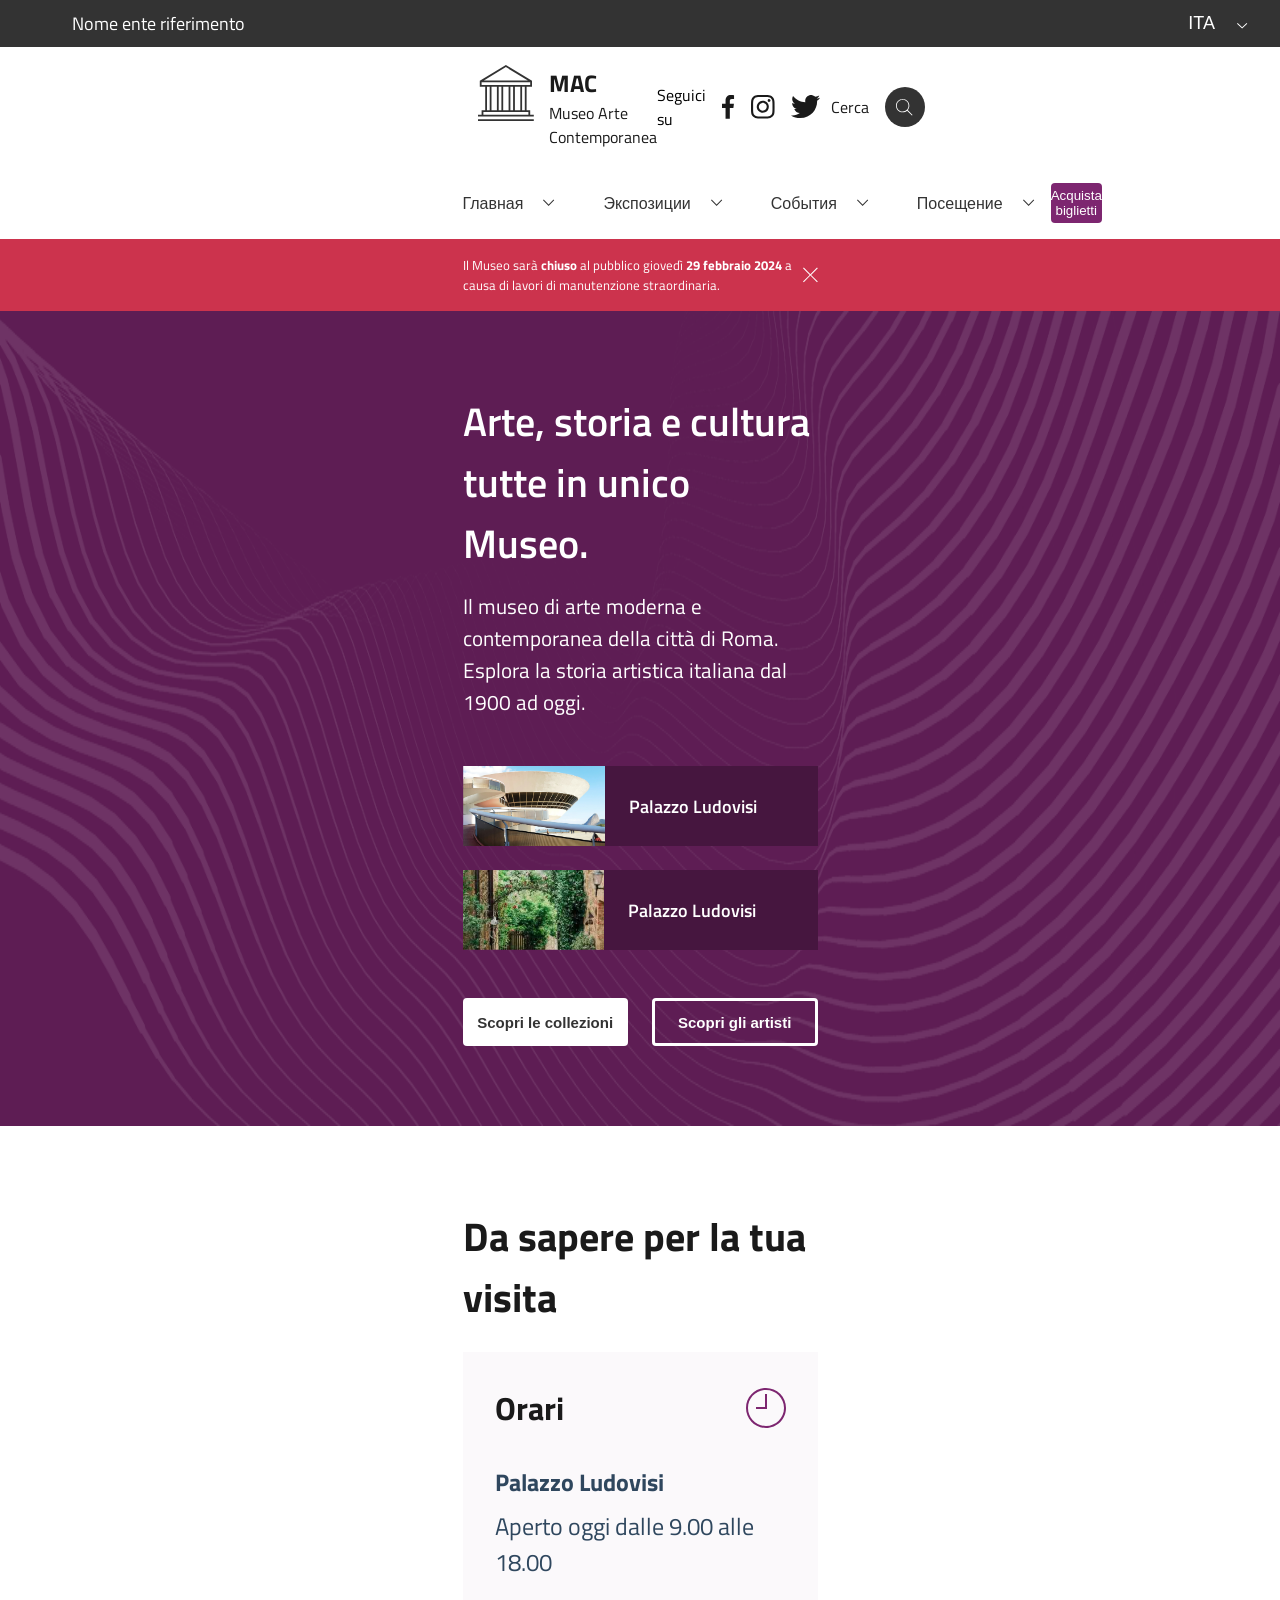
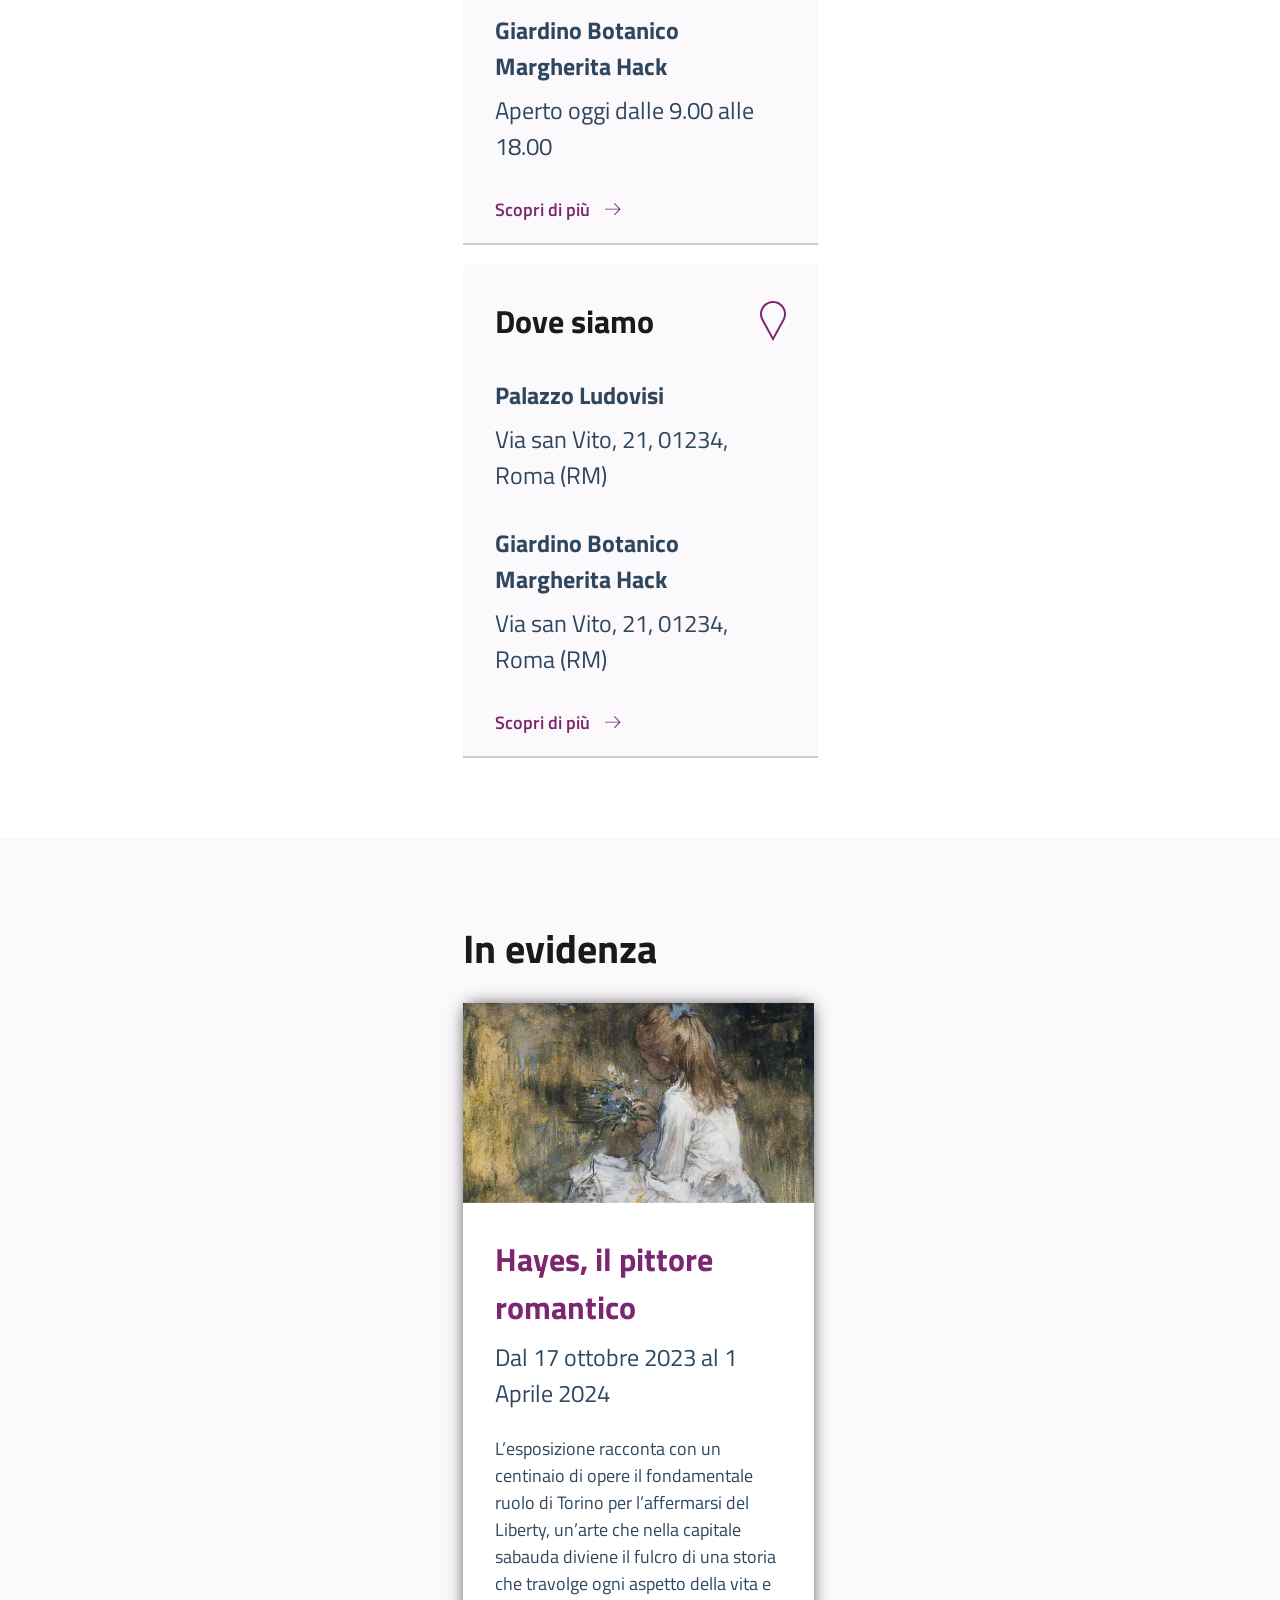
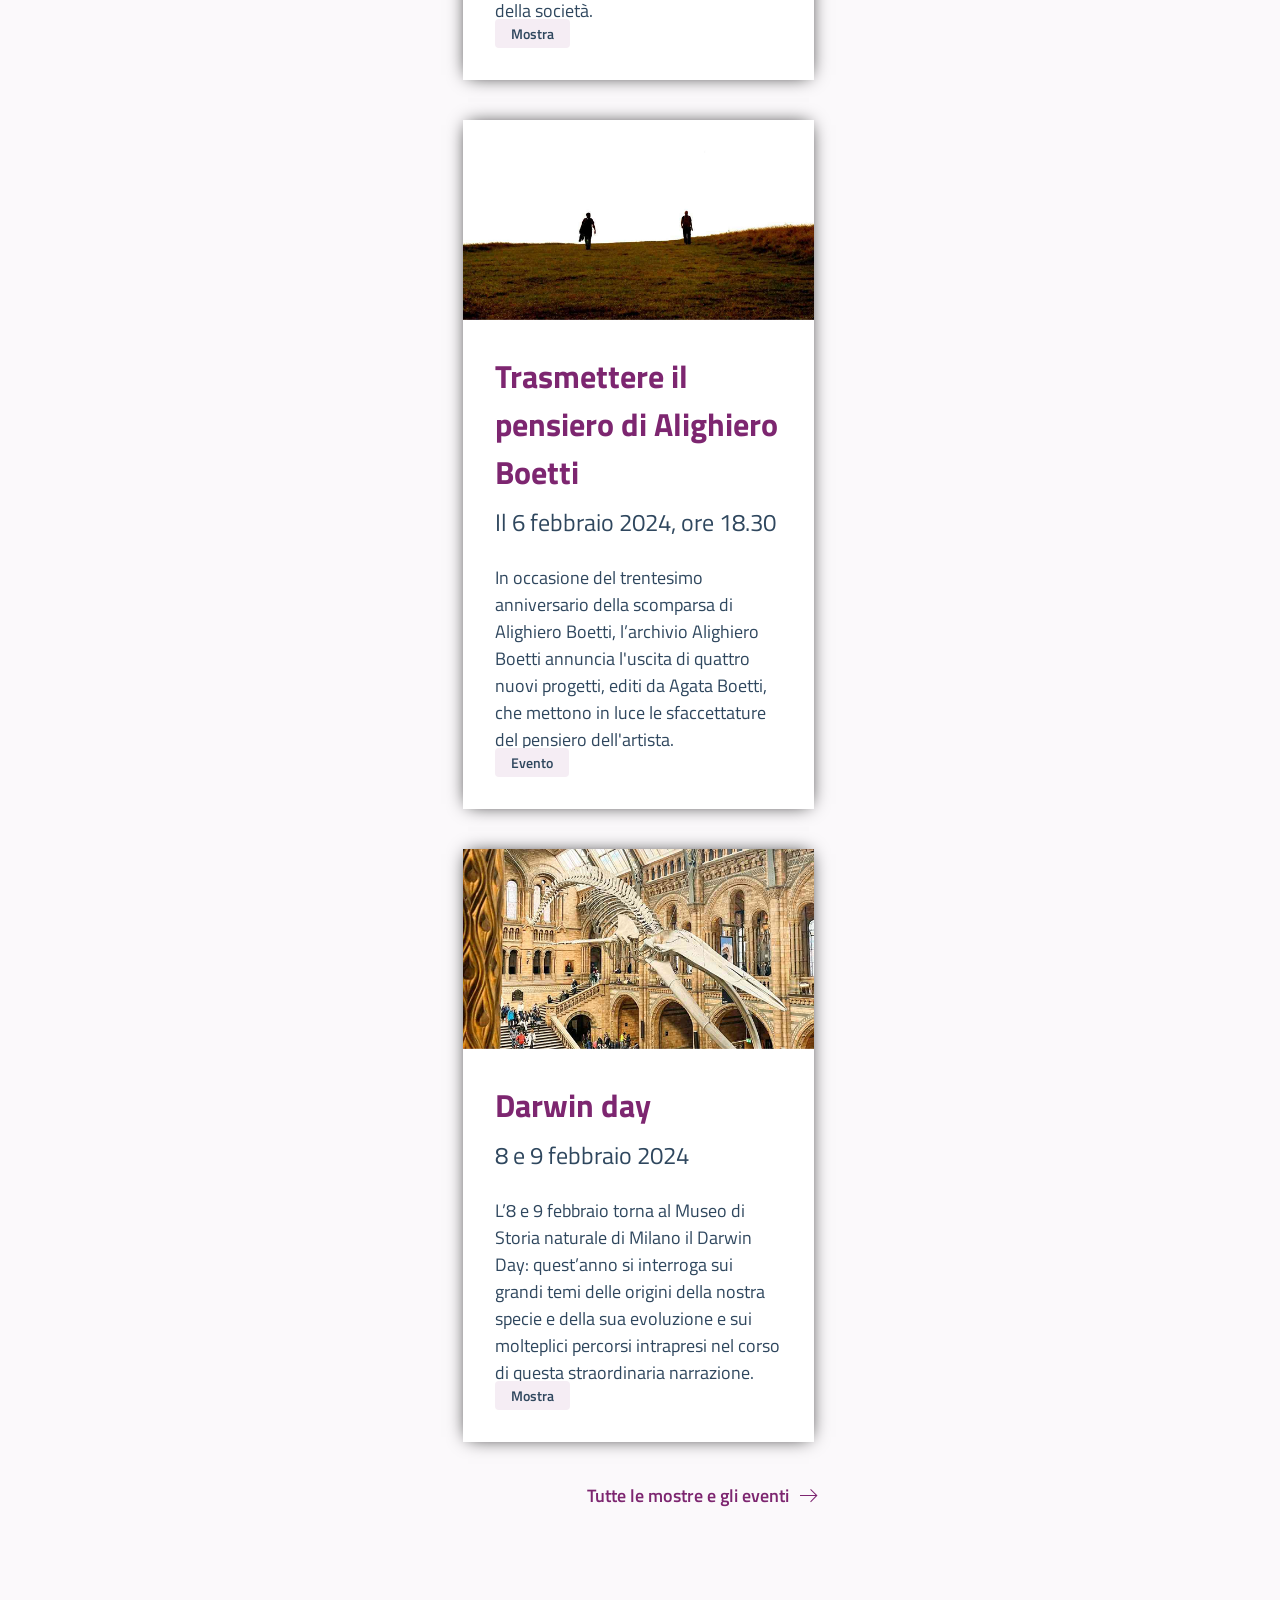
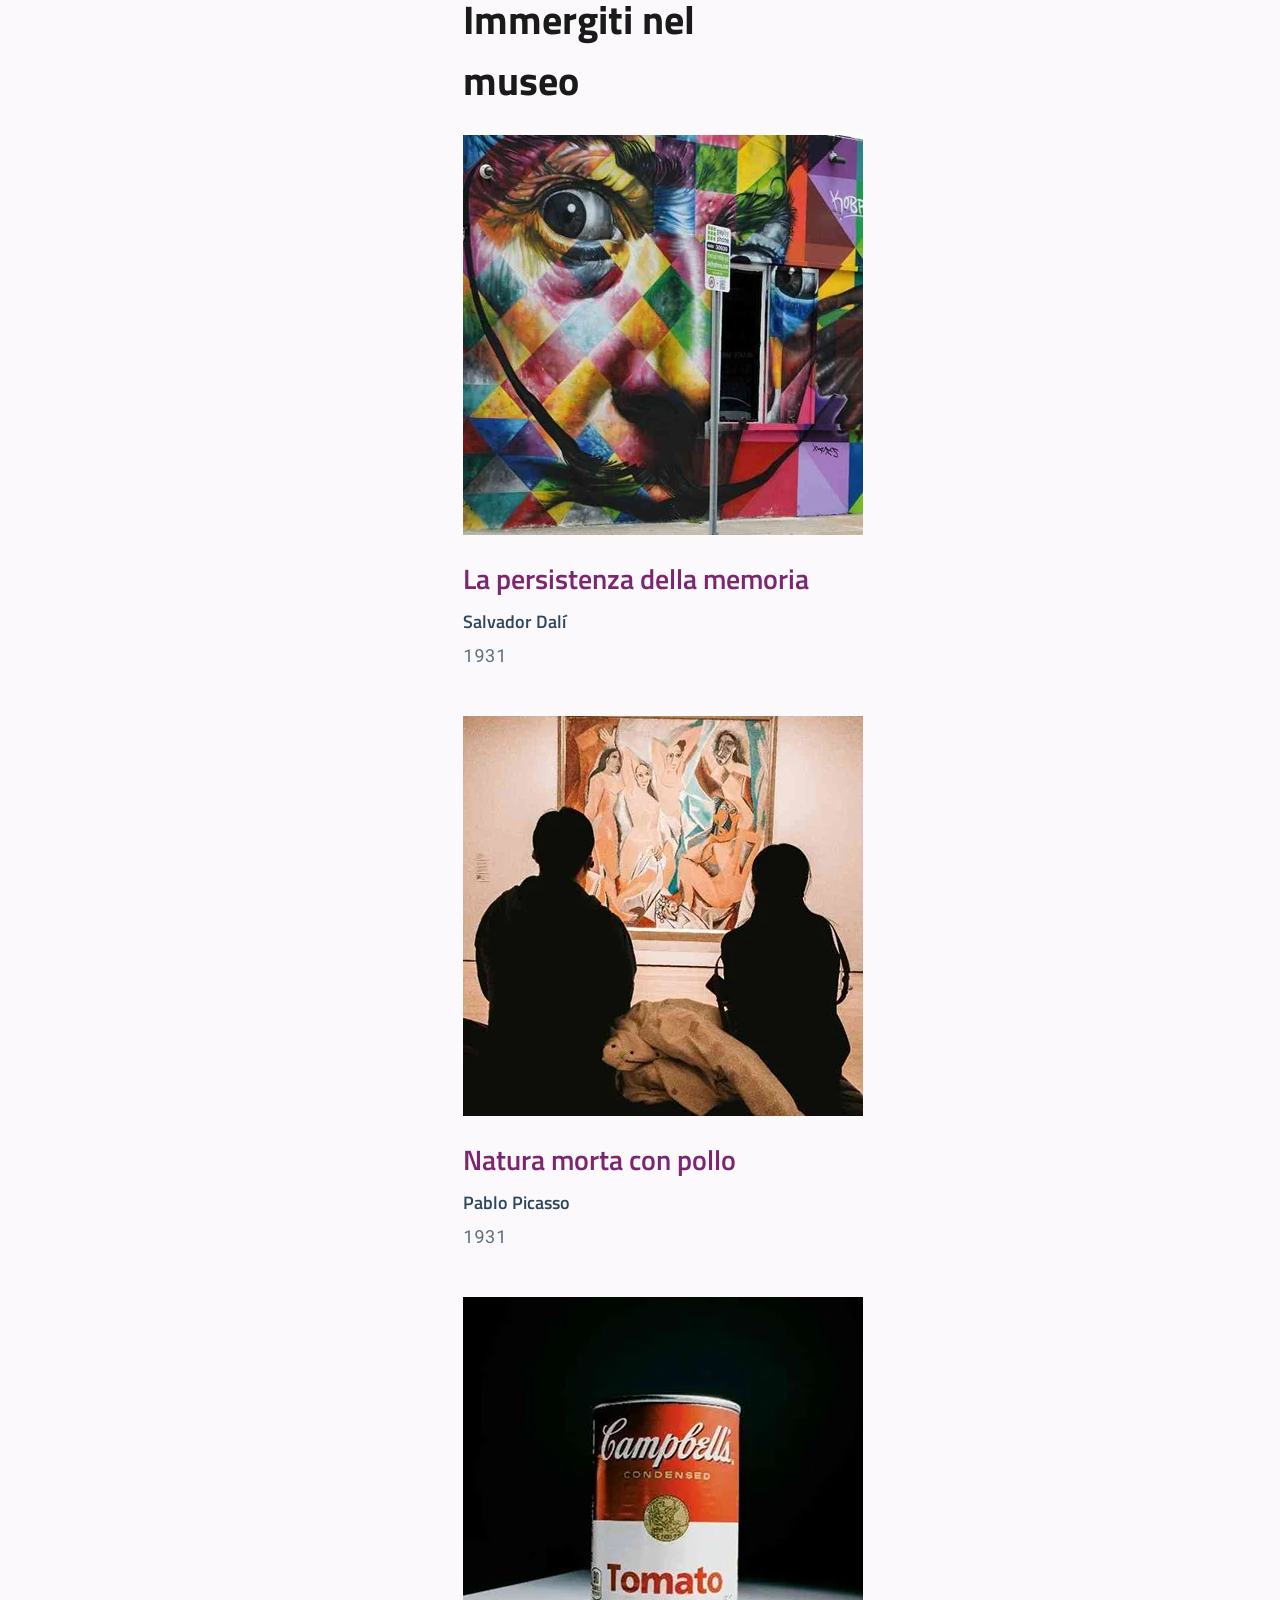
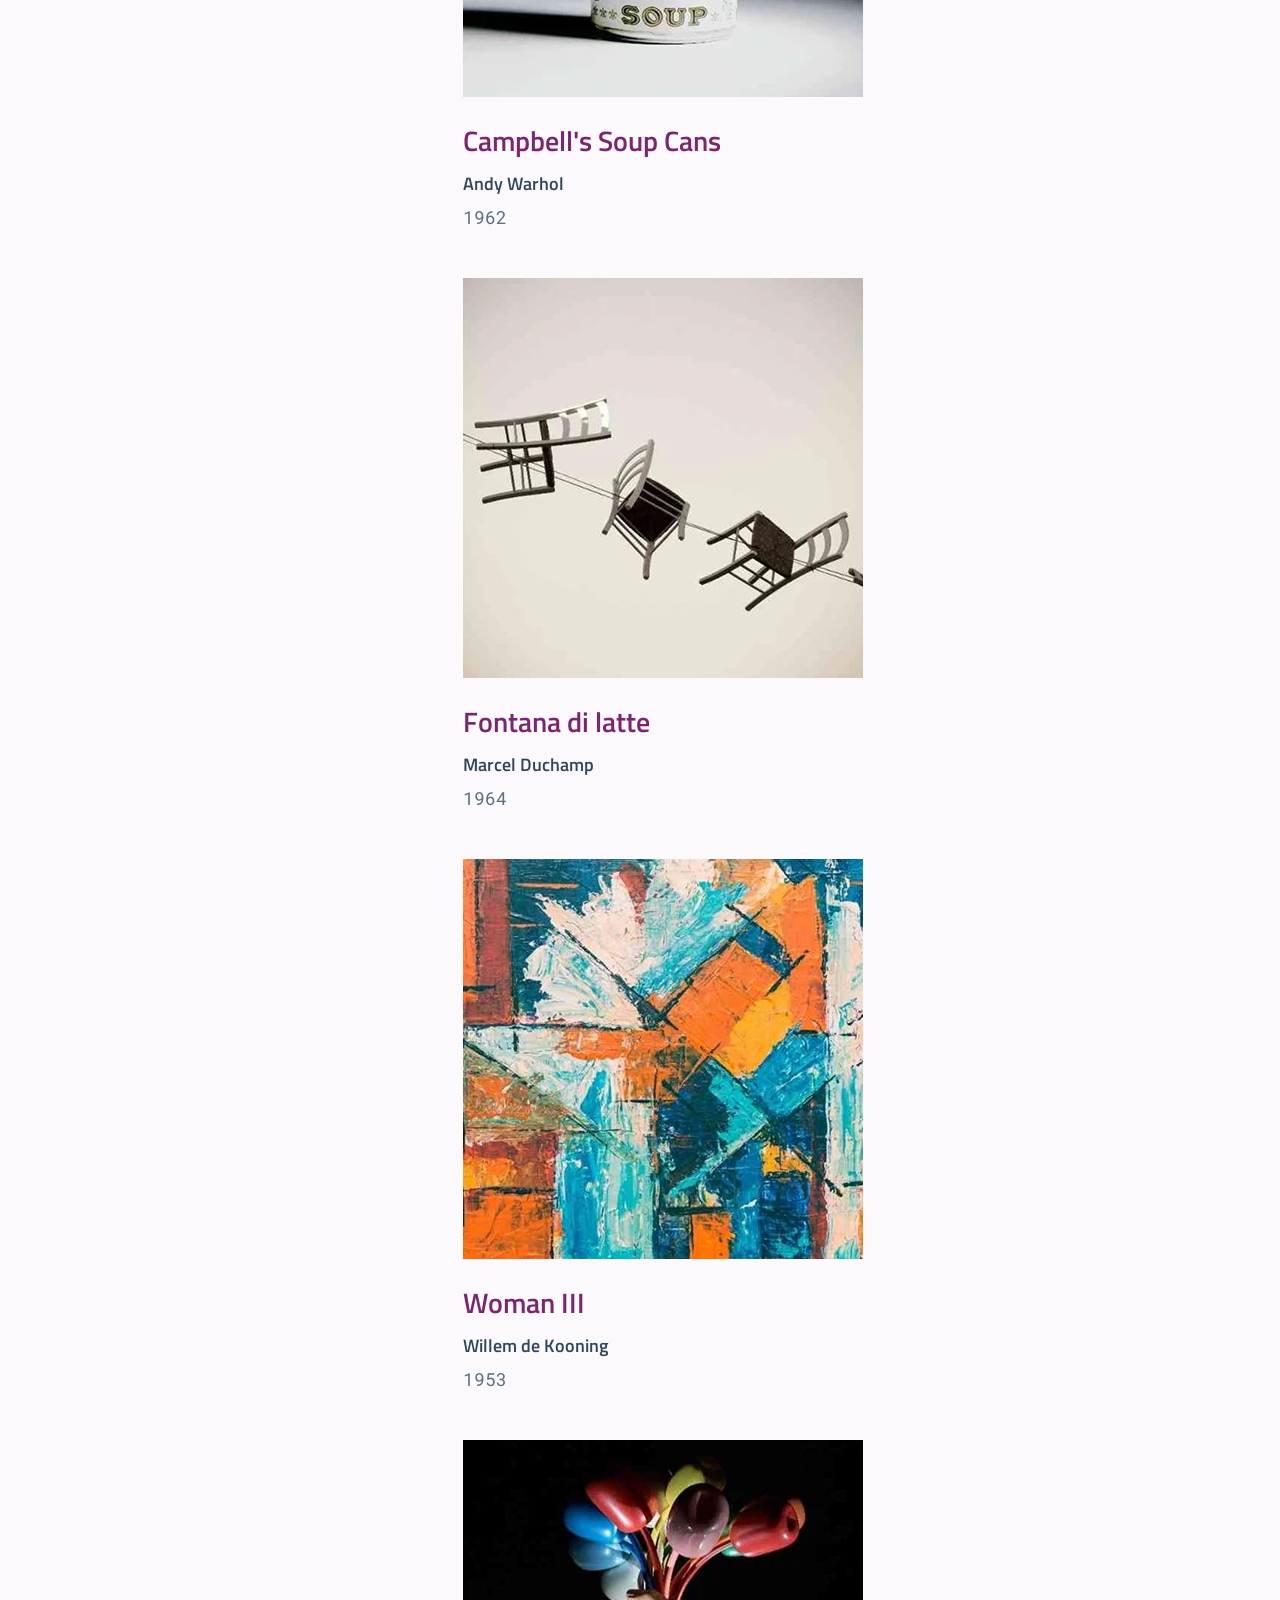
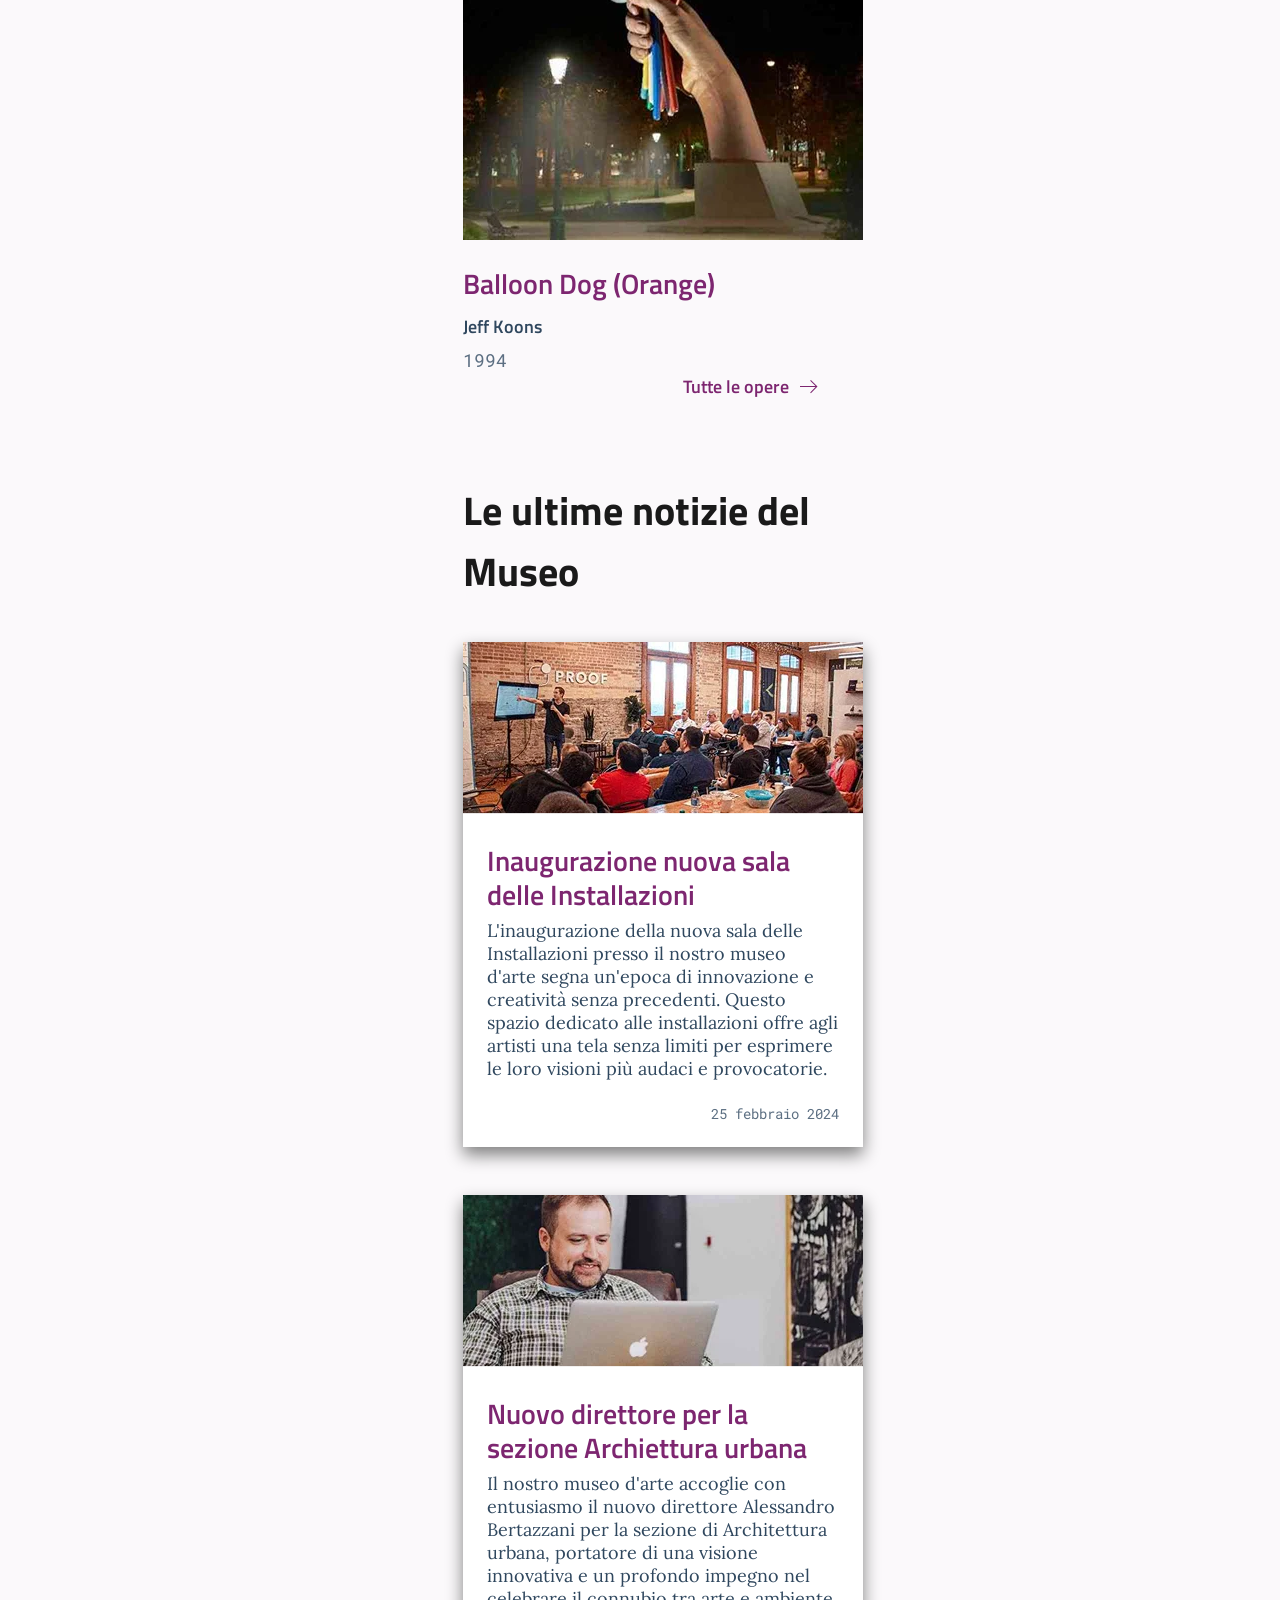
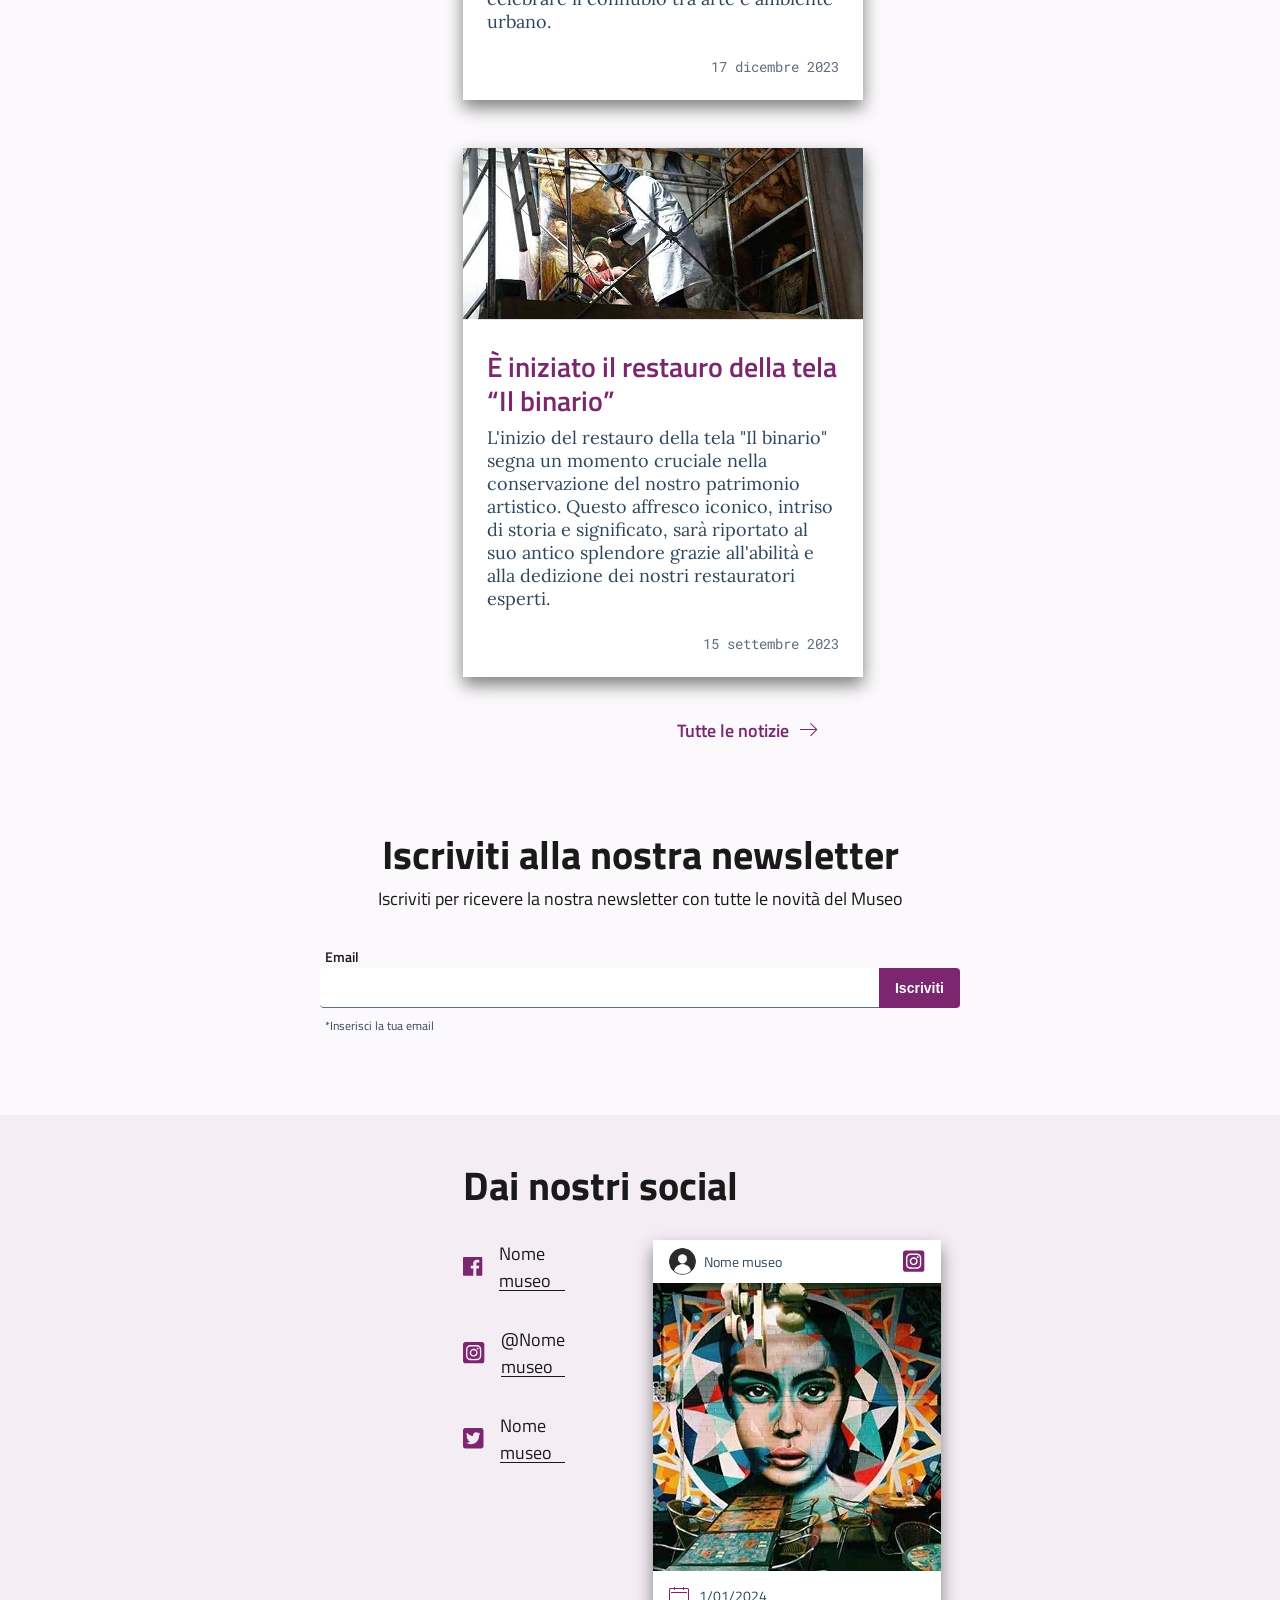
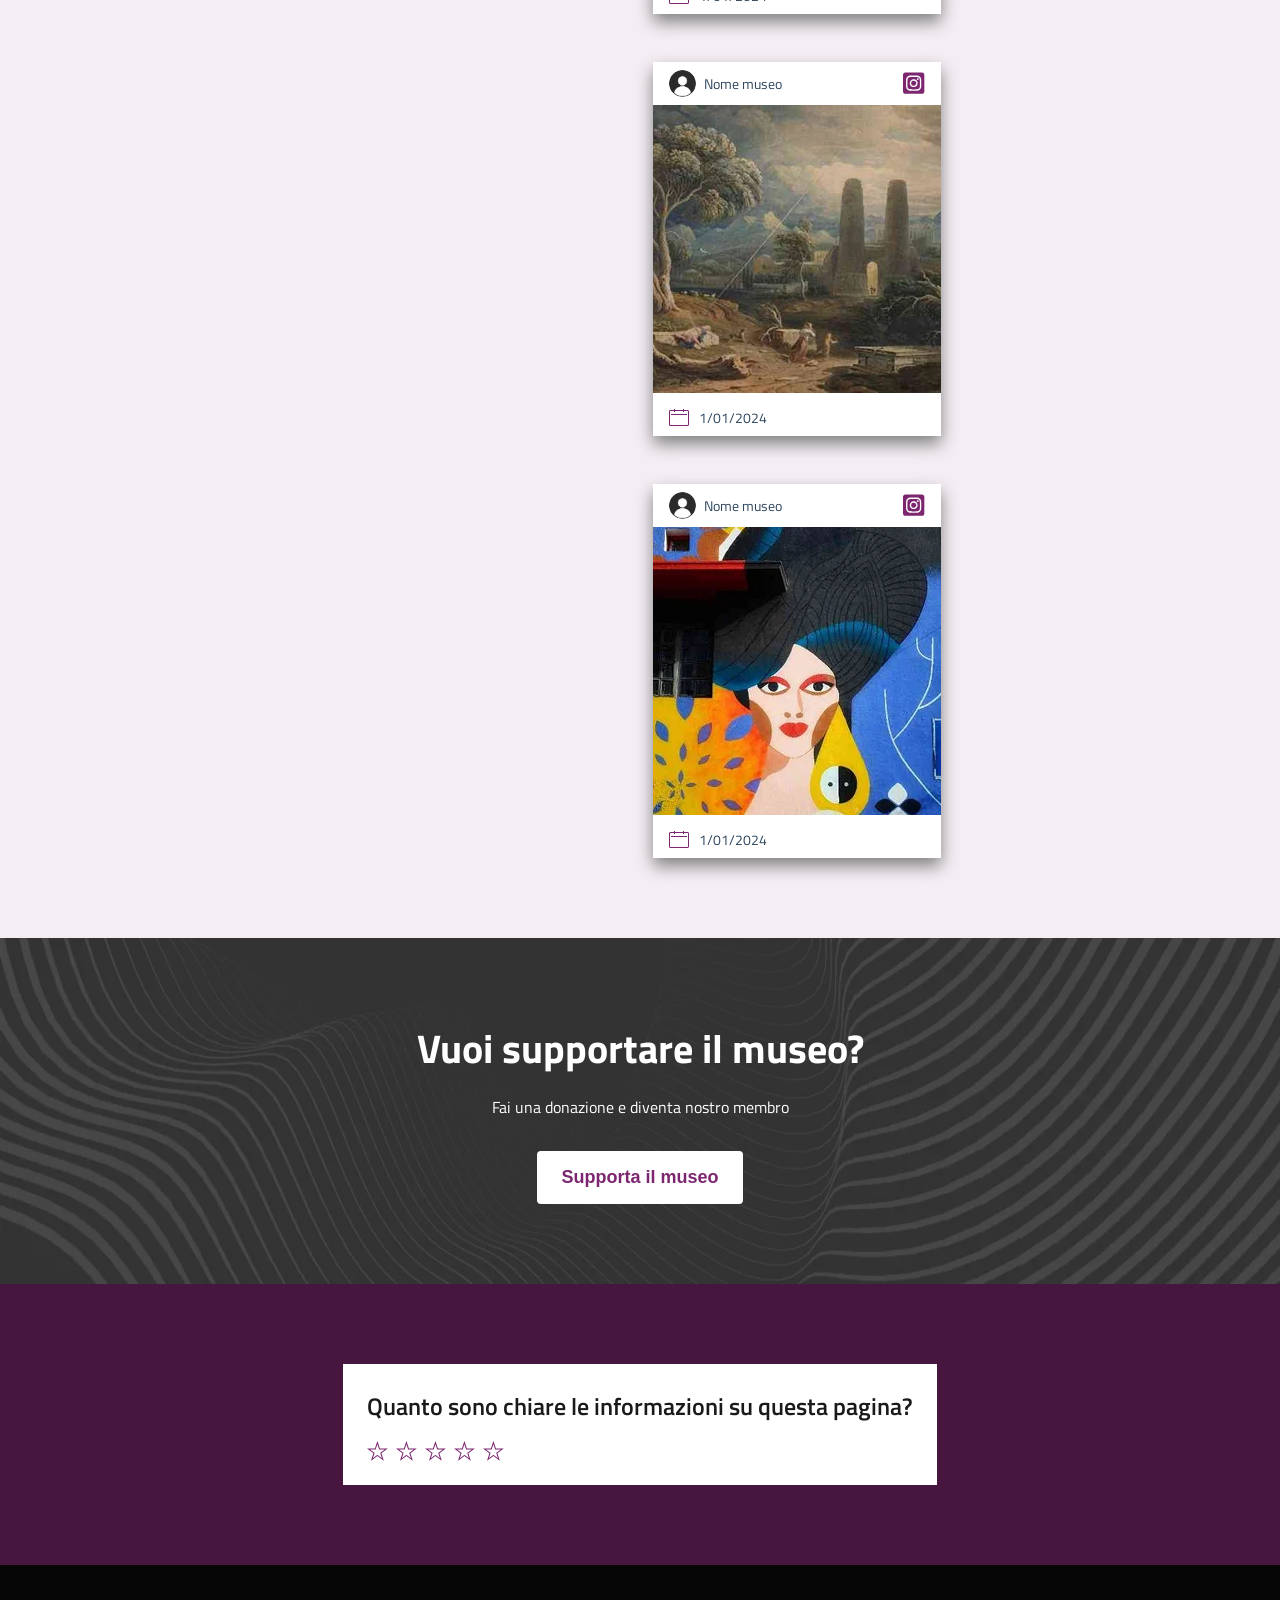
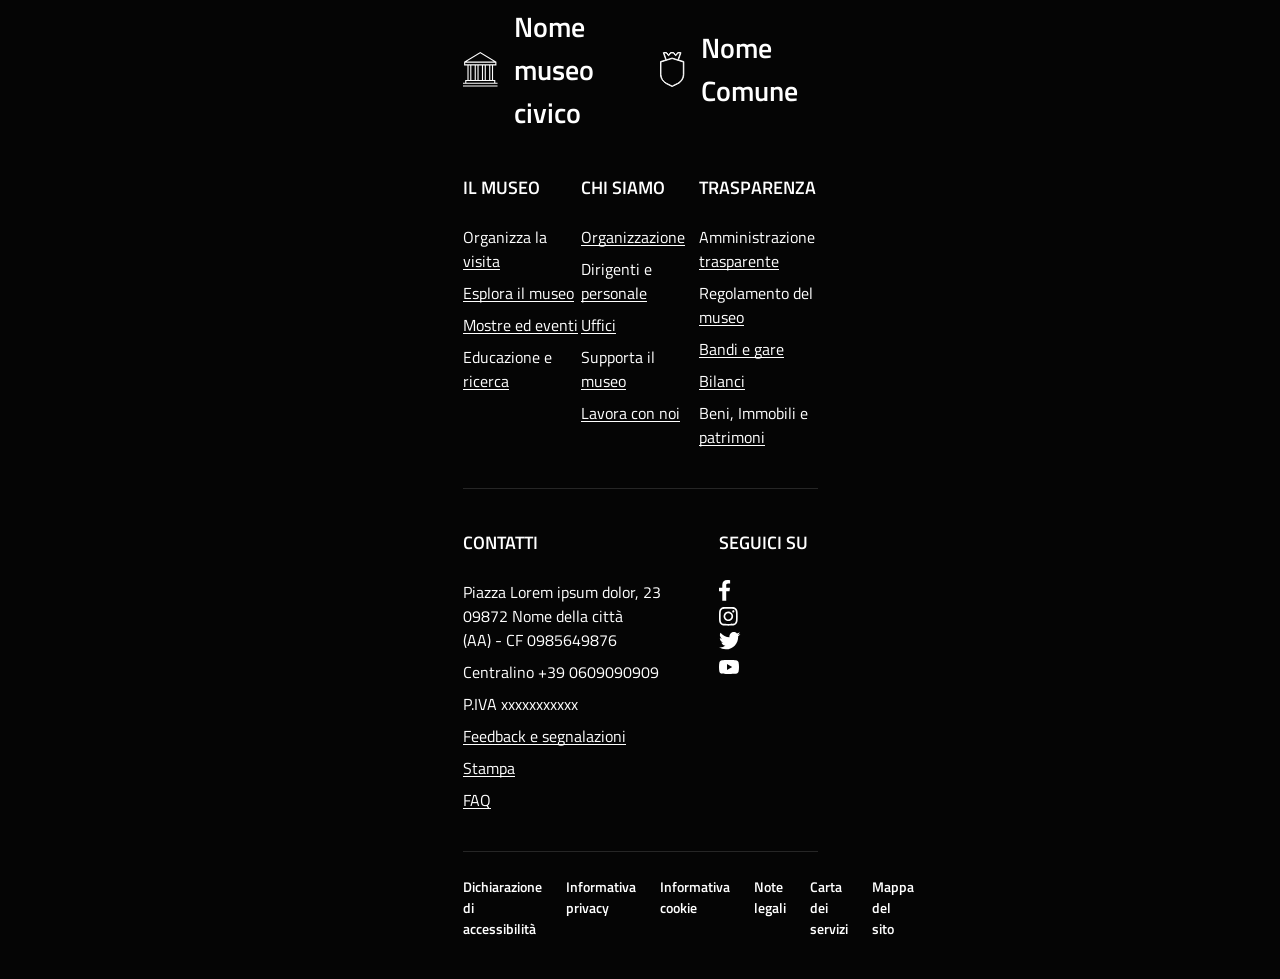
<file: index.html>
<!doctype html>
<html lang="it">
  <head>
    <meta charset="UTF-8" />
    <meta name="viewport" content="width=device-width, initial-scale=1.0" />
    <title>Musei Civici</title>
    <link rel="preconnect" href="https://fonts.googleapis.com" />
    <link rel="preconnect" href="https://fonts.gstatic.com" crossorigin />
    <link
      href="https://fonts.googleapis.com/css2?family=Titillium+Web:ital,wght@0,200;0,300;0,400;0,600;0,700;0,900;1,200;1,300;1,400;1,600;1,700&display=swap"
      rel="stylesheet"
    />
    <link
      href="https://fonts.googleapis.com/css2?family=Lora:ital,wght@0,400..700;1,400..700&display=swap"
      rel="stylesheet"
    />
    <link
      href="https://fonts.googleapis.com/css2?family=Roboto+Mono:ital,wght@0,100..700;1,100..700&display=swap"
      rel="stylesheet"
    />
    <link rel="stylesheet" href="css/style.css" />
  </head>

  <body>
    <header class="header">
      <div class="topbar">
        <div class="topbar-container">
          <h1 class="topbar-container__text">Nome ente riferimento</h1>
          <button class="topbar-container__ITA">
            <h2>ITA</h2>
            <img src="assets/arrow_while.svg" alt="shape" />
          </button>
        </div>
      </div>

      <div class="header-main container">
        <div class="header-main__inf">
          <div class="logo">
            <img src="assets/logo-icon.svg" alt="logo-icon" />
            <div class="logo__name">
              <h2>MAC</h2>
              <p>Museo Arte Contemporanea</p>
            </div>
          </div>

          <div class="media">
            <div class="media__icons">
              <p>Seguici su</p>
              <img
                class="media__icon"
                src="assets/facebook-icon.svg"
                alt="facebook-icon"
              />
              <img
                class="media__icon"
                src="assets/instogram-icon.svg"
                alt="instogram-icon"
              />
              <img
                class="media__icon"
                src="assets/twiter-icon.svg"
                alt="twiter-icon"
              />
            </div>
            <div class="media__search">
              <p>Cerca</p>
              <div class="media__search__block">
                <img src="assets/search.svg" alt="search" />
              </div>
            </div>
          </div>
        </div>

        <div class="header-main__nav">
          <nav class="nav-menu">
            <div class="nav-menu__item">
              <a href="index.html" class="btn">
                Главная
                <img src="assets/arrow_bleak.svg" alt="arrow_bleak" />
              </a>
            </div>
            <div class="nav-menu__item">
              <a href="exhibitions.html" class="btn">
                Экспозиции
                <img src="assets/arrow_bleak.svg" alt="arrow_bleak"
              /></a>
            </div>
            <div class="nav-menu__item">
              <a href="events.html" class="btn">
                События
                <img src="assets/arrow_bleak.svg" alt="arrow_bleak" />
              </a>
            </div>
            <div class="nav-menu__item">
              <a href="visit.html" class="btn">
                Посещение
                <img src="assets/arrow_bleak.svg" alt="arrow_bleak" />
              </a>
            </div>
          </nav>
          <button class="nav-menu__button">Acquista biglietti</button>
        </div>
      </div>
    </header>

    <section class="hero">
      <div class="notice">
        <div class="notice-bocks container">
          <p>
            Il Museo sarà <span>chiuso</span> al pubblico giovedì
            <span>29 febbraio 2024</span> a causa di lavori di manutenzione
            straordinaria.
          </p>
          <img src="assets/cross.svg" alt="cross" />
        </div>
      </div>

      <div class="hero-main">
        <div class="container">
          <h2>Arte, storia e cultura tutte in unico Museo.</h2>

          <p class="hero-main__description">
            Il museo di arte moderna e contemporanea della città di Roma.
            Esplora la storia artistica italiana dal 1900 ad oggi.
          </p>

          <div class="mini-cards">
            <div class="mini-cards__item">
              <img src="assets/img/hero1.webp" alt="hero1" />
              <p>Palazzo Ludovisi</p>
            </div>

            <div class="mini-cards__item">
              <img src="assets/img/hero2.webp" alt="hero2" />
              <p>Palazzo Ludovisi</p>
            </div>
          </div>
          <div class="hero-main__buttons">
            <button class="button__while">Scopri le collezioni</button>
            <button class="button__transparent">Scopri gli artisti</button>
          </div>
        </div>
      </div>
    </section>

    <section class="events">
      <div class="container">
        <h2 class="events__title">Da sapere per la tua visita</h2>
        <div class="visit-cards">
          <article class="visit-cards__item">
            <div class="visit-cards__title">
              <h3 class="visit-cards__titleText">Orari</h3>
              <img
                class="visit-cards__icon"
                src="assets/time_pink.svg"
                alt="time_pink"
              />
            </div>
            <h4>Palazzo Ludovisi</h4>
            <p>Aperto oggi dalle 9.00 alle 18.00</p>
            <h4>Giardino Botanico Margherita Hack</h4>
            <p>Aperto oggi dalle 9.00 alle 18.00</p>
            <a href="">
              Scopri di più
              <img src="assets/arrow_pink.svg" alt="arrow_pink" />
            </a>
          </article>

          <article class="visit-cards__item">
            <div class="visit-cards__title">
              <h3 class="visit-cards__titleText">Dove siamo</h3>
              <img
                class="visit-cards__icon"
                src="assets/point_pink.svg"
                alt="point_pink"
              />
            </div>
            <h4>Palazzo Ludovisi</h4>
            <p>Via san Vito, 21, 01234, Roma (RM)</p>
            <h4>Giardino Botanico Margherita Hack</h4>
            <p>Via san Vito, 21, 01234, Roma (RM)</p>
            <a href="">
              Scopri di più
              <img src="assets/arrow_pink.svg" alt="arrow_pink" />
            </a>
          </article>
        </div>
      </div>
    </section>

    <section class="featured">
      <div class="container">
        <h2 class="featured__title">In evidenza</h2>

        <article class="featured__item">
          <img
            class="featured__img"
            src="assets/img/featured1.webp"
            alt="featured1"
          />

          <div class="featured__inf">
            <h3>Hayes, il pittore romantico</h3>
            <h4>Dal 17 ottobre 2023 al 1 Aprile 2024</h4>
            <p>
              L’esposizione racconta con un centinaio di opere il fondamentale
              ruolo di Torino per l’affermarsi del Liberty, un’arte che nella
              capitale sabauda diviene il fulcro di una storia che travolge ogni
              aspetto della vita e della società.
            </p>
            <span>Mostra</span>
          </div>
        </article>

        <article class="featured__item">
          <img
            class="featured__img"
            src="assets/img/featured2.webp"
            alt="featured2"
          />

          <div class="featured__inf">
            <h3>Trasmettere il pensiero di Alighiero Boetti</h3>
            <h4>Il 6 febbraio 2024, ore 18.30</h4>
            <p>
              In occasione del trentesimo anniversario della scomparsa di
              Alighiero Boetti, l’archivio Alighiero Boetti annuncia l'uscita di
              quattro nuovi progetti, editi da Agata Boetti, che mettono in luce
              le sfaccettature del pensiero dell'artista.
            </p>
            <span>Evento</span>
          </div>
        </article>

        <article class="featured__item">
          <img
            class="featured__img"
            src="assets/img/featured3.webp"
            alt="featured3"
          />

          <div class="featured__inf">
            <h3>Darwin day</h3>
            <h4>8 e 9 febbraio 2024</h4>
            <p>
              L’8 e 9 febbraio torna al Museo di Storia naturale di Milano il
              Darwin Day: quest’anno si interroga sui grandi temi delle origini
              della nostra specie e della sua evoluzione e sui molteplici
              percorsi intrapresi nel corso di questa straordinaria narrazione.
            </p>
            <span>Mostra</span>
          </div>
        </article>
        <a class="featured__title_a" href="">
          Tutte le mostre e gli eventi
          <img src="assets/arrow_pink.svg" alt="arrow_pink" />
        </a>
      </div>
    </section>

    <section class="yourself">
      <div class="container">
        <h2 class="yourself__title">Immergiti nel museo</h2>

        <div class="yourself__grid-container">
          <article class="yourself__item">
            <img
              class="yourself__img"
              src="assets/img/yourself1.webp"
              alt="yourself1"
            />
            <h3 class="yourself__textName">La persistenza della memoria</h3>
            <h4 class="yourself__auter">Salvador Dalí</h4>
            <span class="yourself__year">1931</span>
          </article>

          <article class="yourself__item">
            <img
              class="yourself__img"
              src="assets/img/yourself2.webp"
              alt="yourself2"
            />
            <h3 class="yourself__textName">Natura morta con pollo</h3>
            <h4 class="yourself__auter">Pablo Picasso</h4>
            <span class="yourself__year">1931</span>
          </article>

          <article class="yourself__item">
            <img
              class="yourself__img"
              src="assets/img/yourself3.webp"
              alt="yourself3"
            />
            <h3 class="yourself__textName">Campbell's Soup Cans</h3>
            <h4 class="yourself__auter">Andy Warhol</h4>
            <span class="yourself__year">1962</span>
          </article>

          <article class="yourself__item">
            <img
              class="yourself__img"
              src="assets/img/yourself4.webp"
              alt="yourself4"
            />
            <h3 class="yourself__textName">Fontana di latte</h3>
            <h4 class="yourself__auter">Marcel Duchamp</h4>
            <span class="yourself__year">1964</span>
          </article>

          <article class="yourself__item">
            <img
              class="yourself__img"
              src="assets/img/yourself5.webp"
              alt="yourself5"
            />
            <h3 class="yourself__textName">Woman III</h3>
            <h4 class="yourself__auter">Willem de Kooning</h4>
            <span class="yourself__year">1953</span>
          </article>

          <article class="yourself__item">
            <img
              class="yourself__img"
              src="assets/img/yourself6.webp"
              alt="yourself6"
            />
            <h3 class="yourself__textName">Balloon Dog (Orange)</h3>
            <h4 class="yourself__auter">Jeff Koons</h4>
            <span class="yourself__year">1994</span>
          </article>
        </div>
        <a class="yourself_a" href="">
          Tutte le opere
          <img src="assets/arrow_pink.svg" alt="arrow_pink" />
        </a>
      </div>
    </section>

    <section class="news">
      <div class="container">
        <h2 class="news__title">Le ultime notizie del Museo</h2>

        <div class="news__grid-container">
          <article class="news__item">
            <img src="assets/img/news1.webp" alt="news1" />
            <div class="news__item__inf">
              <h3 class="news__main-Text">
                Inaugurazione nuova sala delle Installazioni
              </h3>
              <p class="news__dec">
                L'inaugurazione della nuova sala delle Installazioni presso il
                nostro museo d'arte segna un'epoca di innovazione e creatività
                senza precedenti. Questo spazio dedicato alle installazioni
                offre agli artisti una tela senza limiti per esprimere le loro
                visioni più audaci e provocatorie.
              </p>
              <span class="news__date">25 febbraio 2024</span>
            </div>
          </article>

          <article class="news__item">
            <img src="assets/img/news2.webp" alt="news2" />
            <div class="news__item__inf">
              <h3 class="news__main-Text">
                Nuovo direttore per la sezione Archiettura urbana
              </h3>
              <p class="news__dec">
                Il nostro museo d'arte accoglie con entusiasmo il nuovo
                direttore Alessandro Bertazzani per la sezione di Architettura
                urbana, portatore di una visione innovativa e un profondo
                impegno nel celebrare il connubio tra arte e ambiente urbano.
              </p>
              <span class="news__date">17 dicembre 2023</span>
            </div>
          </article>

          <article class="news__item">
            <img src="assets/img/news3.webp" alt="news3" />
            <div class="news__item__inf">
              <h3 class="news__main-Text">
                È iniziato il restauro della tela “Il binario”
              </h3>
              <p class="news__dec">
                L'inizio del restauro della tela "Il binario" segna un momento
                cruciale nella conservazione del nostro patrimonio artistico.
                Questo affresco iconico, intriso di storia e significato, sarà
                riportato al suo antico splendore grazie all'abilità e alla
                dedizione dei nostri restauratori esperti.
              </p>
              <span class="news__date">15 settembre 2023</span>
            </div>
          </article>
        </div>
        <a class="news_a" href="">
          Tutte le notizie
          <img src="assets/arrow_pink.svg" alt="arrow_pink" />
        </a>
      </div>
    </section>

    <section class="input">
      <div class="input__container">
        <h3 class="input__title">Iscriviti alla nostra newsletter</h3>
        <p class="input__dec">
          Iscriviti per ricevere la nostra newsletter con tutte le novità del
          Museo
        </p>

        <div class="input__input-block">
          <span class="input__email">Email</span>
          <div class="input__input-block-textAndButton">
            <input type="email" />
            <button>Iscriviti</button>
          </div>
          <p class="input__PS">*Inserisci la tua email</p>
        </div>
      </div>
    </section>

    <section class="fromMedia">
      <div class="container">
        <h2 class="fromMedia__title">Dai nostri social</h2>
        <div class="fromMedia_flex_container">
          <div class="fromMedia__inf">
            <div class="fromMedia__src">
              <img
                src="assets/facebook-icon_pink.svg"
                src="assets/facebook-icon_pink.svg"
                alt="facebook-icon_pink"
              />
              <a href="">Nome museo</a>
            </div>

            <div class="fromMedia__src">
              <img
                src="assets/instogram-icon_pink.svg"
                alt="instogram-icon_pink"
              />
              <a class="fromMedia__src__a" href="">@Nome museo</a>
            </div>

            <div class="fromMedia__src">
              <img
                src="assets/twiter-icon_pink.svg"
                alt="facebook-icon_pink"
              />
              <a href="">Nome museo</a>
            </div>
          </div>

          <div class="fromMedia__screens">
            <article class="fromMedia-card">
              <div class="fromMedia-card__header">
                <div class="fromMedia-card__img-and-h3">
                  <img
                    class="fromMedia-card__img-prof"
                    src="/assets/img/fromMedia_prof.webp"
                    alt="fromMedia_prof"
                  />
                  <h3 class="fromMedia-card__name-prof">Nome museo</h3>
                </div>
                <img src="/assets/instogram-icon_pink.svg" alt="" />
              </div>

              <img
                class="fromMedia-card__img"
                src="assets/img/fromMedia1.webp"
                alt="fromMedia1"
              />

              <div class="fromMedia-card__date">
                <img
                  class="fromMedia-card__date-icon"
                  src="assets/date_pink.svg"
                  alt="date_pink"
                />
                <span class="fromMedia-card__date-span">1/01/2024</span>
              </div>
            </article>

            <article class="fromMedia-card">
              <div class="fromMedia-card__header">
                <div class="fromMedia-card__img-and-h3">
                  <img
                    class="fromMedia-card__img-prof"
                    src="assets/img/fromMedia_prof.webp"
                    alt="fromMedia_prof"
                  />
                  <h3 class="fromMedia-card__name-prof">Nome museo</h3>
                </div>
                <img src="assets/instogram-icon_pink.svg" alt="" />
              </div>

              <img
                class="fromMedia-card__img"
                src="assets/img/fromMedia2.webp"
                alt="fromMedia2"
              />

              <div class="fromMedia-card__date">
                <img
                  class="fromMedia-card__date-icon"
                  src="assets/date_pink.svg"
                  alt="date_pink"
                />
                <span class="fromMedia-card__date-span">1/01/2024</span>
              </div>
            </article>

            <article class="fromMedia-card">
              <div class="fromMedia-card__header">
                <div class="fromMedia-card__img-and-h3">
                  <img
                    class="fromMedia-card__img-prof"
                    src="assets/img/fromMedia_prof.webp"
                    alt="fromMedia_prof"
                  />
                  <h3 class="fromMedia-card__name-prof">Nome museo</h3>
                </div>
                <img src="/assets/instogram-icon_pink.svg" alt="" />
              </div>

              <img
                class="fromMedia-card__img"
                src="assets/img/fromMedia3.webp"
                alt="fromMedia3"
              />

              <div class="fromMedia-card__date">
                <img
                  class="fromMedia-card__date-icon"
                  src="assets/date_pink.svg"
                  alt="date_pink"
                />
                <span class="fromMedia-card__date-span">1/01/2024</span>
              </div>
            </article>
          </div>
        </div>
      </div>
    </section>

    <section class="want-to-support">
      <div class="want-to-support__container">
        <div class="want-to-support__center-container">
          <h2 class="want-to-support__title">Vuoi supportare il museo?</h2>
          <h3 class="want-to-support__dec">
            Fai una donazione e diventa nostro membro
          </h3>
          <button class="want-to-support__button">Supporta il museo</button>
        </div>
      </div>
    </section>

    <section class="stars-section">
      <div class="stars-section__while-blok">
        <h2 class="stars-section__text">
          Quanto sono chiare le informazioni su questa pagina?
        </h2>
        <div class="stars-section__stars">
          <img class="stars-section__star" src="assets/star.svg" alt="star1" />
          <img class="stars-section__star" src="assets/star.svg" alt="star2" />
          <img class="stars-section__star" src="assets/star.svg" alt="star3" />
          <img class="stars-section__star" src="assets/star.svg" alt="star4" />
          <img class="stars-section__star" src="assets/star.svg" alt="star5" />
        </div>
      </div>
    </section>

    <footer class="footer">
      <div class="container">
        <div class="footer__logoName">
          <div class="footer__mueso">
            <img src="assets/logo-icon_while.svg" alt="logo-icon_while" />
            <h2 class="footer__logoName-text">Nome museo civico</h2>
          </div>
          <div class="footer__mueso">
            <img src="assets/sup-icon.svg" alt="sup-icon" />
            <h2 class="footer__logoName-text">Nome Comune</h2>
          </div>
        </div>

        <div class="footer__links">
          <div class="footer-links__card">
            <h3 class="footer-links__title">IL MUSEO</h3>
            <div class="footer-links__links">
              <div>
                <a href="" class="footer-links__link">Organizza la visita</a>
              </div>
              <div>
                <a href="" class="footer-links__link">Esplora il museo</a>
              </div>
              <div>
                <a href="" class="footer-links__link">Mostre ed eventi</a>
              </div>
              <div>
                <a href="" class="footer-links__link">Educazione e ricerca</a>
              </div>
            </div>
          </div>

          <div class="footer-links__card">
            <h3 class="footer-links__title">CHI SIAMO</h3>
            <div class="footer-links__links">
              <div>
                <a href="" class="footer-links__link">Organizzazione</a>
              </div>
              <div>
                <a href="" class="footer-links__link">Dirigenti e personale</a>
              </div>
              <div><a href="" class="footer-links__link">Uffici</a></div>
              <div>
                <a href="" class="footer-links__link">Supporta il museo</a>
              </div>
              <div>
                <a href="" class="footer-links__link">Lavora con noi</a>
              </div>
            </div>
          </div>

          <div class="footer-links__card">
            <h3 class="footer-links__title">TRASPARENZA</h3>
            <div class="footer-links__links">
              <div>
                <a href="" class="footer-links__link"
                  >Amministrazione trasparente</a
                >
              </div>
              <div>
                <a href="" class="footer-links__link">Regolamento del museo</a>
              </div>
              <div><a href="" class="footer-links__link">Bandi e gare</a></div>
              <div><a href="" class="footer-links__link">Bilanci</a></div>
              <div>
                <a href="" class="footer-links__link"
                  >Beni, Immobili e patrimoni</a
                >
              </div>
            </div>
          </div>
        </div>

        <div class="footer__contact-and-follow">
          <div class="footer__contact-and-follow__contatti">
            <h3 class="footer__contact-and-follow__title">CONTATTI</h3>
            <h4 class="footer__contact-and-follow__contatti-dec">
              Piazza Lorem ipsum dolor, 23 09872 Nome della città<br />(AA) - CF
              0985649876
            </h4>
            <h4 class="footer__contact-and-follow__contatti-dec">
              Centralino +39 0609090909
            </h4>
            <h4 class="footer__contact-and-follow__contatti-dec">
              P.IVA xxxxxxxxxxx
            </h4>
            <div class="footer__contact-and-follow__contatti-links">
              <div>
                <a href="" class="footer__contact-and-follow__contatti-link"
                  >Feedback e segnalazioni</a
                >
              </div>
              <div>
                <a href="" class="footer__contact-and-follow__contatti-link"
                  >Stampa</a
                >
              </div>
              <div>
                <a href="" class="footer__contact-and-follow__contatti-link"
                  >FAQ</a
                >
              </div>
            </div>
          </div>

          <div class="footer__contact-and-follow__seguci-su">
            <h3 class="footer__contact-and-follow__title">SEGUICI SU</h3>
            <img
              src="assets/facebooc-icon_while.svg"
              alt="facebooc-icon_while"
            />
            <img
              src="assets/instogram-icon_while.svg"
              alt="instogram-icon_while"
            />
            <img src="assets/twiter-icon_while.svg" alt="twiter-icon_while" />
            <img
              src="assets/youtuber-icon-while.svg"
              alt="youtuber-icon-while"
            />
          </div>
        </div>

        <div class="footer__faq">
          <h3 class="footer__faq__text">Dichiarazione di accessibilità</h3>
          <h3 class="footer__faq__text">Informativa privacy</h3>
          <h3 class="footer__faq__text">Informativa cookie</h3>
          <h3 class="footer__faq__text">Note legali</h3>
          <h3 class="footer__faq__text">Carta dei servizi</h3>
          <h3 class="footer__faq__text">Mappa del sito</h3>
        </div>
      </div>
    </footer>
  </body>
</html>
</file>
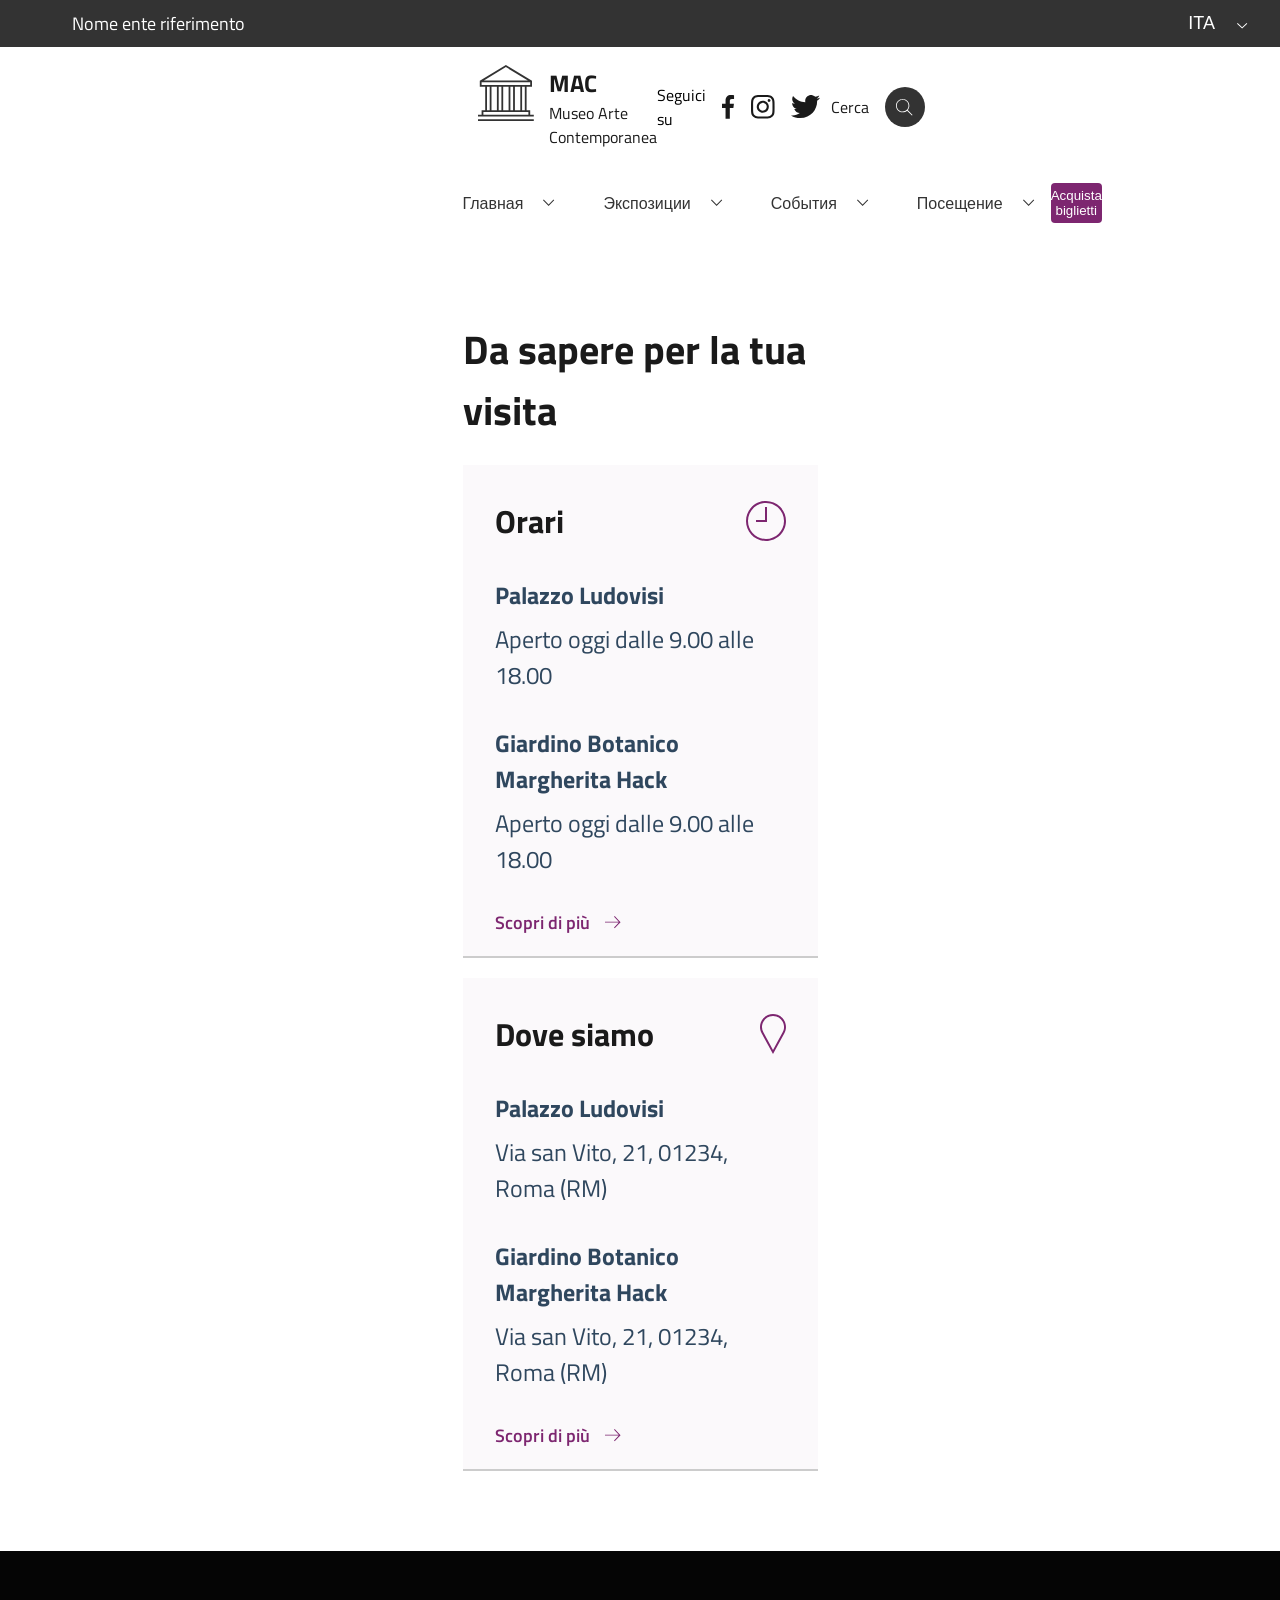
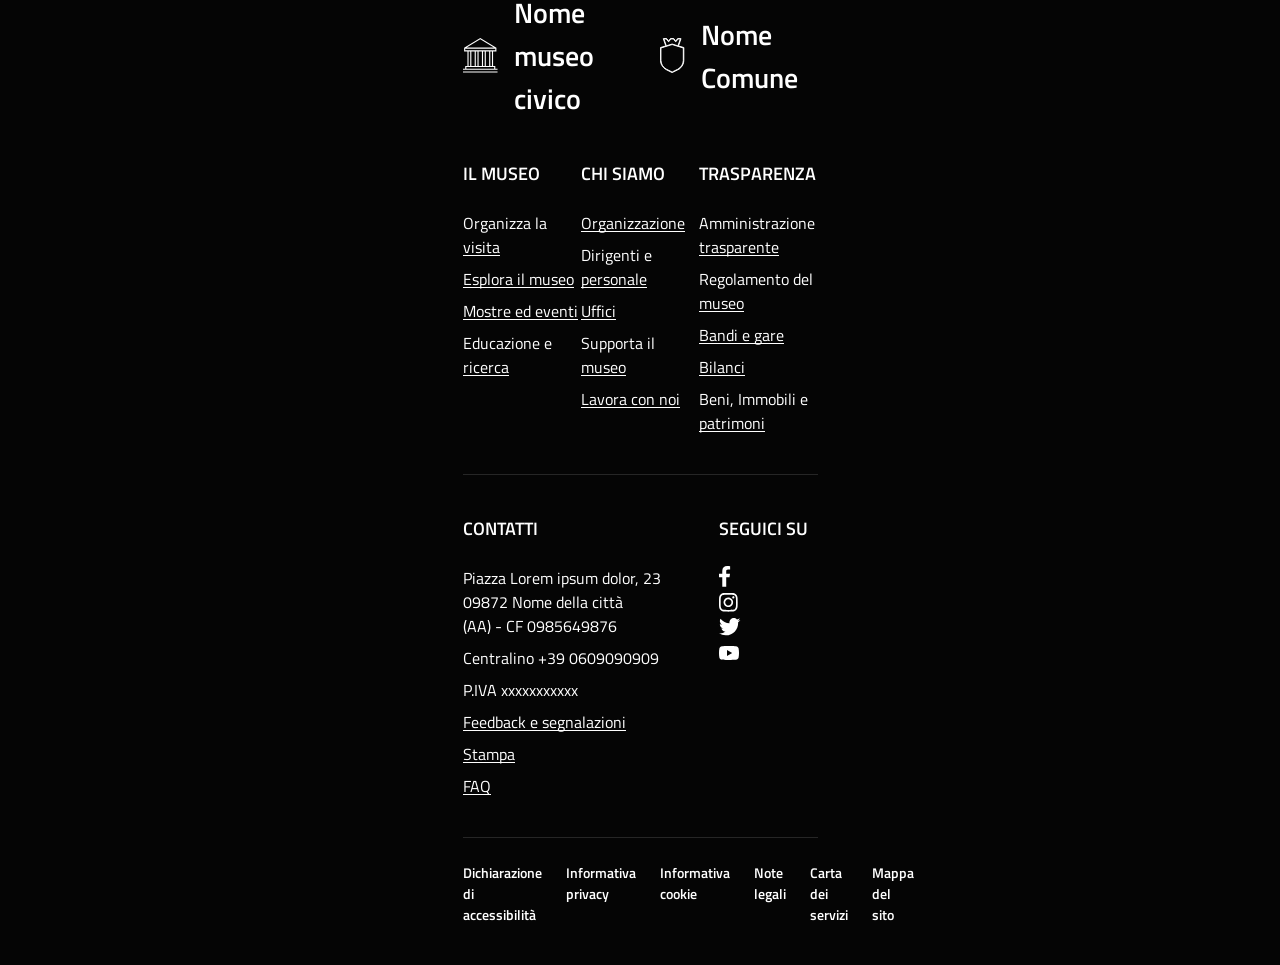
<file: events.html>
<!doctype html>
<html lang="it">
  <head>
    <meta charset="UTF-8" />
    <meta name="viewport" content="width=device-width, initial-scale=1.0" />
    <title>Musei Civici</title>
    <link rel="preconnect" href="https://fonts.googleapis.com" />
    <link rel="preconnect" href="https://fonts.gstatic.com" crossorigin />
    <link
      href="https://fonts.googleapis.com/css2?family=Titillium+Web:ital,wght@0,200;0,300;0,400;0,600;0,700;0,900;1,200;1,300;1,400;1,600;1,700&display=swap"
      rel="stylesheet"
    />
    <link
      href="https://fonts.googleapis.com/css2?family=Lora:ital,wght@0,400..700;1,400..700&display=swap"
      rel="stylesheet"
    />
    <link
      href="https://fonts.googleapis.com/css2?family=Roboto+Mono:ital,wght@0,100..700;1,100..700&display=swap"
      rel="stylesheet"
    />
    <link rel="stylesheet" href="css/style.css" />
  </head>

  <body>
    <header class="header">
      <div class="topbar">
        <div class="topbar-container">
          <h1 class="topbar-container__text">Nome ente riferimento</h1>
          <button class="topbar-container__ITA">
            <h2>ITA</h2>
            <img src="assets/arrow_while.svg" alt="shape" />
          </button>
        </div>
      </div>

      <div class="header-main container">
        <div class="header-main__inf">
          <div class="logo">
            <img src="assets/logo-icon.svg" alt="logo-icon" />
            <div class="logo__name">
              <h2>MAC</h2>
              <p>Museo Arte Contemporanea</p>
            </div>
          </div>

          <div class="media">
            <div class="media__icons">
              <p>Seguici su</p>
              <img
                class="media__icon"
                src="assets/facebook-icon.svg"
                alt="facebook-icon"
              />
              <img
                class="media__icon"
                src="assets/instogram-icon.svg"
                alt="instogram-icon"
              />
              <img
                class="media__icon"
                src="assets/twiter-icon.svg"
                alt="twiter-icon"
              />
            </div>
            <div class="media__search">
              <p>Cerca</p>
              <div class="media__search__block">
                <img src="assets/search.svg" alt="search" />
              </div>
            </div>
          </div>
        </div>

        <div class="header-main__nav">
          <nav class="nav-menu">
            <div class="nav-menu__item">
              <a href="index.html" class="btn">
                Главная
                <img src="assets/arrow_bleak.svg" alt="arrow_bleak" />
              </a>
            </div>
            <div class="nav-menu__item">
              <a href="exhibitions.html" class="btn">
                Экспозиции
                <img src="assets/arrow_bleak.svg" alt="arrow_bleak"
              /></a>
            </div>
            <div class="nav-menu__item">
              <a href="events.html" class="btn">
                События
                <img src="assets/arrow_bleak.svg" alt="arrow_bleak" />
              </a>
            </div>
            <div class="nav-menu__item">
              <a href="visit.html" class="btn">
                Посещение
                <img src="assets/arrow_bleak.svg" alt="arrow_bleak" />
              </a>
            </div>
          </nav>
          <button class="nav-menu__button">Acquista biglietti</button>
        </div>
      </div>
    </header>

    <section class="events">
      <div class="container">
        <h2 class="events__title">Da sapere per la tua visita</h2>
        <div class="visit-cards">
          <article class="visit-cards__item">
            <div class="visit-cards__title">
              <h3 class="visit-cards__titleText">Orari</h3>
              <img
                class="visit-cards__icon"
                src="assets/time_pink.svg"
                alt="time_pink"
              />
            </div>
            <h4>Palazzo Ludovisi</h4>
            <p>Aperto oggi dalle 9.00 alle 18.00</p>
            <h4>Giardino Botanico Margherita Hack</h4>
            <p>Aperto oggi dalle 9.00 alle 18.00</p>
            <a href="">
              Scopri di più
              <img src="assets/arrow_pink.svg" alt="arrow_pink" />
            </a>
          </article>

          <article class="visit-cards__item">
            <div class="visit-cards__title">
              <h3 class="visit-cards__titleText">Dove siamo</h3>
              <img
                class="visit-cards__icon"
                src="assets/point_pink.svg"
                alt="point_pink"
              />
            </div>
            <h4>Palazzo Ludovisi</h4>
            <p>Via san Vito, 21, 01234, Roma (RM)</p>
            <h4>Giardino Botanico Margherita Hack</h4>
            <p>Via san Vito, 21, 01234, Roma (RM)</p>
            <a href="">
              Scopri di più
              <img src="assets/arrow_pink.svg" alt="arrow_pink" />
            </a>
          </article>
        </div>
      </div>
    </section>


    <footer class="footer">
      <div class="container">
        <div class="footer__logoName">
          <div class="footer__mueso">
            <img src="/assets/logo-icon_while.svg" alt="logo-icon_while" />
            <h2 class="footer__logoName-text">Nome museo civico</h2>
          </div>
          <div class="footer__mueso">
            <img src="/assets/sup-icon.svg" alt="sup-icon" />
            <h2 class="footer__logoName-text">Nome Comune</h2>
          </div>
        </div>

        <div class="footer__links">
          <div class="footer-links__card">
            <h3 class="footer-links__title">IL MUSEO</h3>
            <div class="footer-links__links">
              <div>
                <a href="" class="footer-links__link">Organizza la visita</a>
              </div>
              <div>
                <a href="" class="footer-links__link">Esplora il museo</a>
              </div>
              <div>
                <a href="" class="footer-links__link">Mostre ed eventi</a>
              </div>
              <div>
                <a href="" class="footer-links__link">Educazione e ricerca</a>
              </div>
            </div>
          </div>

          <div class="footer-links__card">
            <h3 class="footer-links__title">CHI SIAMO</h3>
            <div class="footer-links__links">
              <div>
                <a href="" class="footer-links__link">Organizzazione</a>
              </div>
              <div>
                <a href="" class="footer-links__link">Dirigenti e personale</a>
              </div>
              <div><a href="" class="footer-links__link">Uffici</a></div>
              <div>
                <a href="" class="footer-links__link">Supporta il museo</a>
              </div>
              <div>
                <a href="" class="footer-links__link">Lavora con noi</a>
              </div>
            </div>
          </div>

          <div class="footer-links__card">
            <h3 class="footer-links__title">TRASPARENZA</h3>
            <div class="footer-links__links">
              <div>
                <a href="" class="footer-links__link"
                  >Amministrazione trasparente</a
                >
              </div>
              <div>
                <a href="" class="footer-links__link">Regolamento del museo</a>
              </div>
              <div><a href="" class="footer-links__link">Bandi e gare</a></div>
              <div><a href="" class="footer-links__link">Bilanci</a></div>
              <div>
                <a href="" class="footer-links__link"
                  >Beni, Immobili e patrimoni</a
                >
              </div>
            </div>
          </div>
        </div>

        <div class="footer__contact-and-follow">
          <div class="footer__contact-and-follow__contatti">
            <h3 class="footer__contact-and-follow__title">CONTATTI</h3>
            <h4 class="footer__contact-and-follow__contatti-dec">
              Piazza Lorem ipsum dolor, 23 09872 Nome della città<br />(AA) - CF
              0985649876
            </h4>
            <h4 class="footer__contact-and-follow__contatti-dec">
              Centralino +39 0609090909
            </h4>
            <h4 class="footer__contact-and-follow__contatti-dec">
              P.IVA xxxxxxxxxxx
            </h4>
            <div class="footer__contact-and-follow__contatti-links">
              <div>
                <a href="" class="footer__contact-and-follow__contatti-link"
                  >Feedback e segnalazioni</a
                >
              </div>
              <div>
                <a href="" class="footer__contact-and-follow__contatti-link"
                  >Stampa</a
                >
              </div>
              <div>
                <a href="" class="footer__contact-and-follow__contatti-link"
                  >FAQ</a
                >
              </div>
            </div>
          </div>

          <div class="footer__contact-and-follow__seguci-su">
            <h3 class="footer__contact-and-follow__title">SEGUICI SU</h3>
            <img
              src="/assets/facebooc-icon_while.svg"
              alt="facebooc-icon_while"
            />
            <img
              src="/assets/instogram-icon_while.svg"
              alt="instogram-icon_while"
            />
            <img src="/assets/twiter-icon_while.svg" alt="twiter-icon_while" />
            <img
              src="/assets/youtuber-icon-while.svg"
              alt="youtuber-icon-while"
            />
          </div>
        </div>

        <div class="footer__faq">
          <h3 class="footer__faq__text">Dichiarazione di accessibilità</h3>
          <h3 class="footer__faq__text">Informativa privacy</h3>
          <h3 class="footer__faq__text">Informativa cookie</h3>
          <h3 class="footer__faq__text">Note legali</h3>
          <h3 class="footer__faq__text">Carta dei servizi</h3>
          <h3 class="footer__faq__text">Mappa del sito</h3>
        </div>
      </div>
    </footer>
  </body>
</html>
</file>
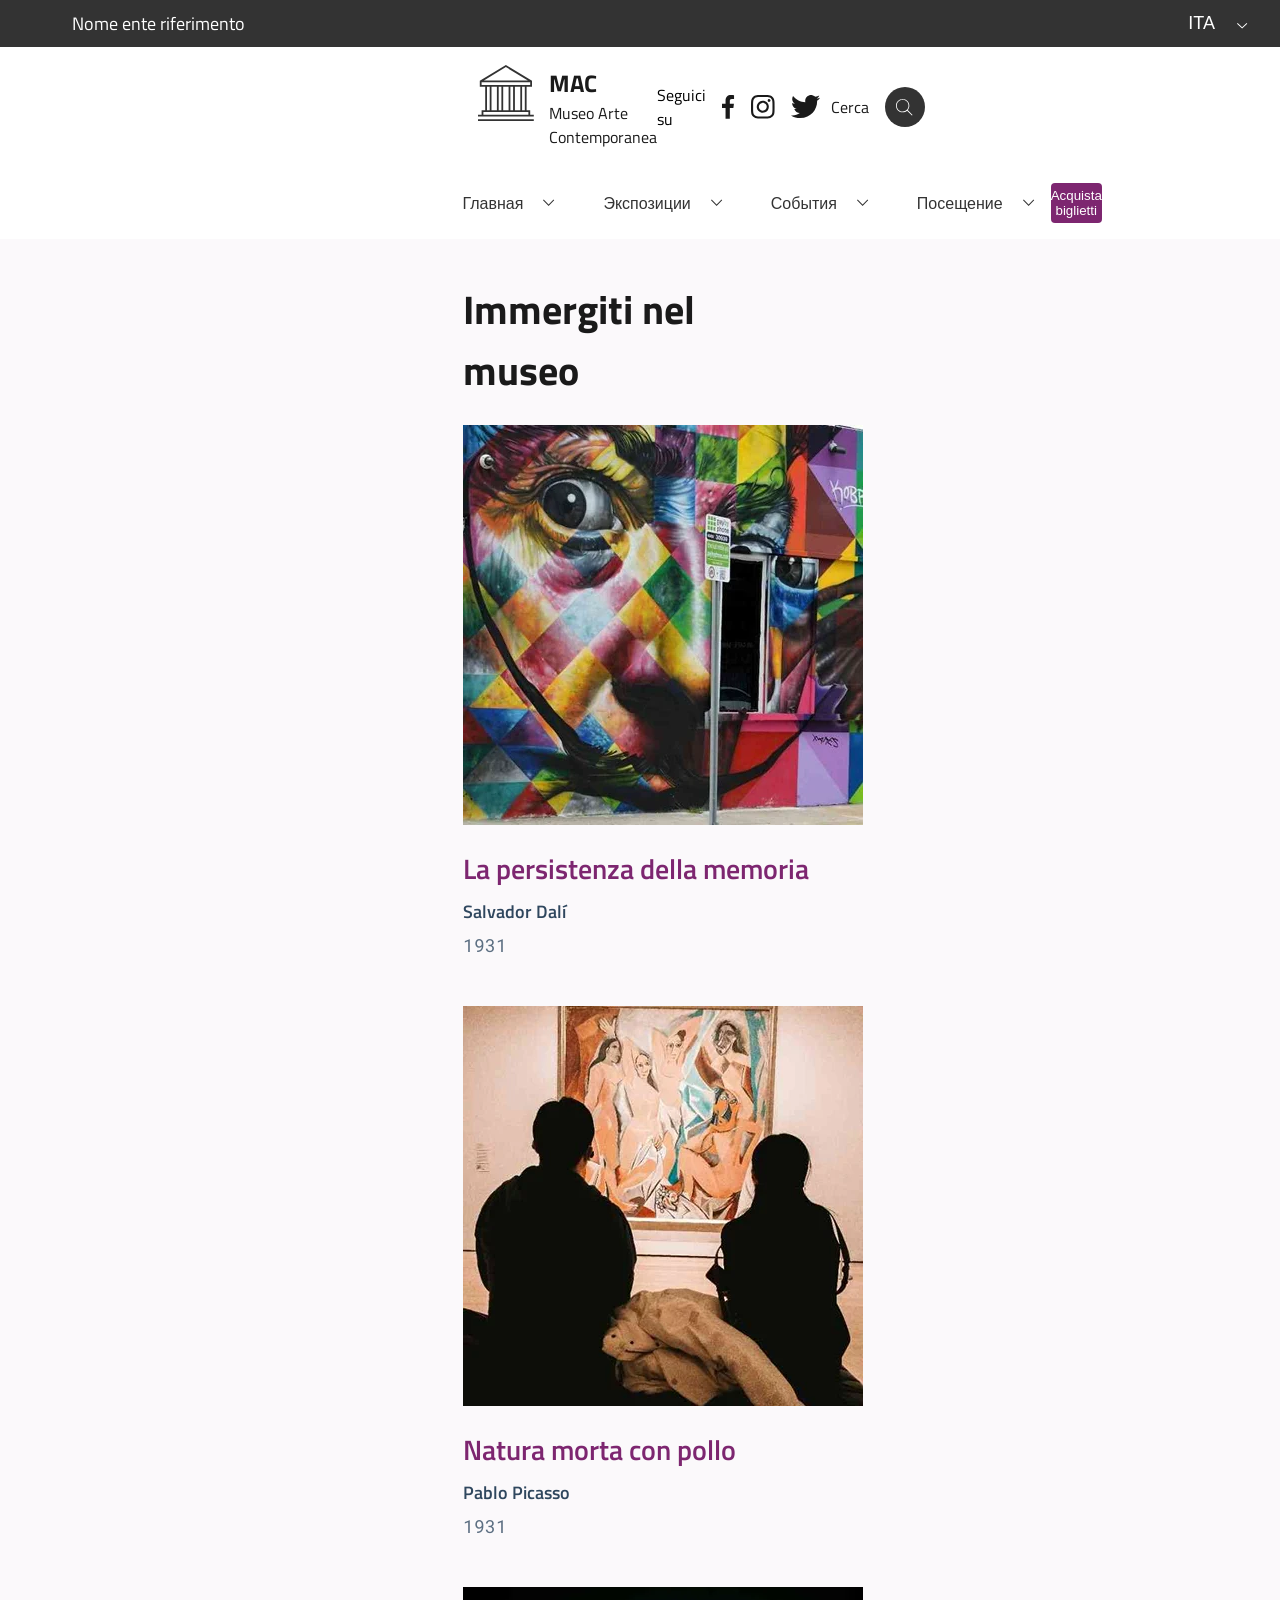
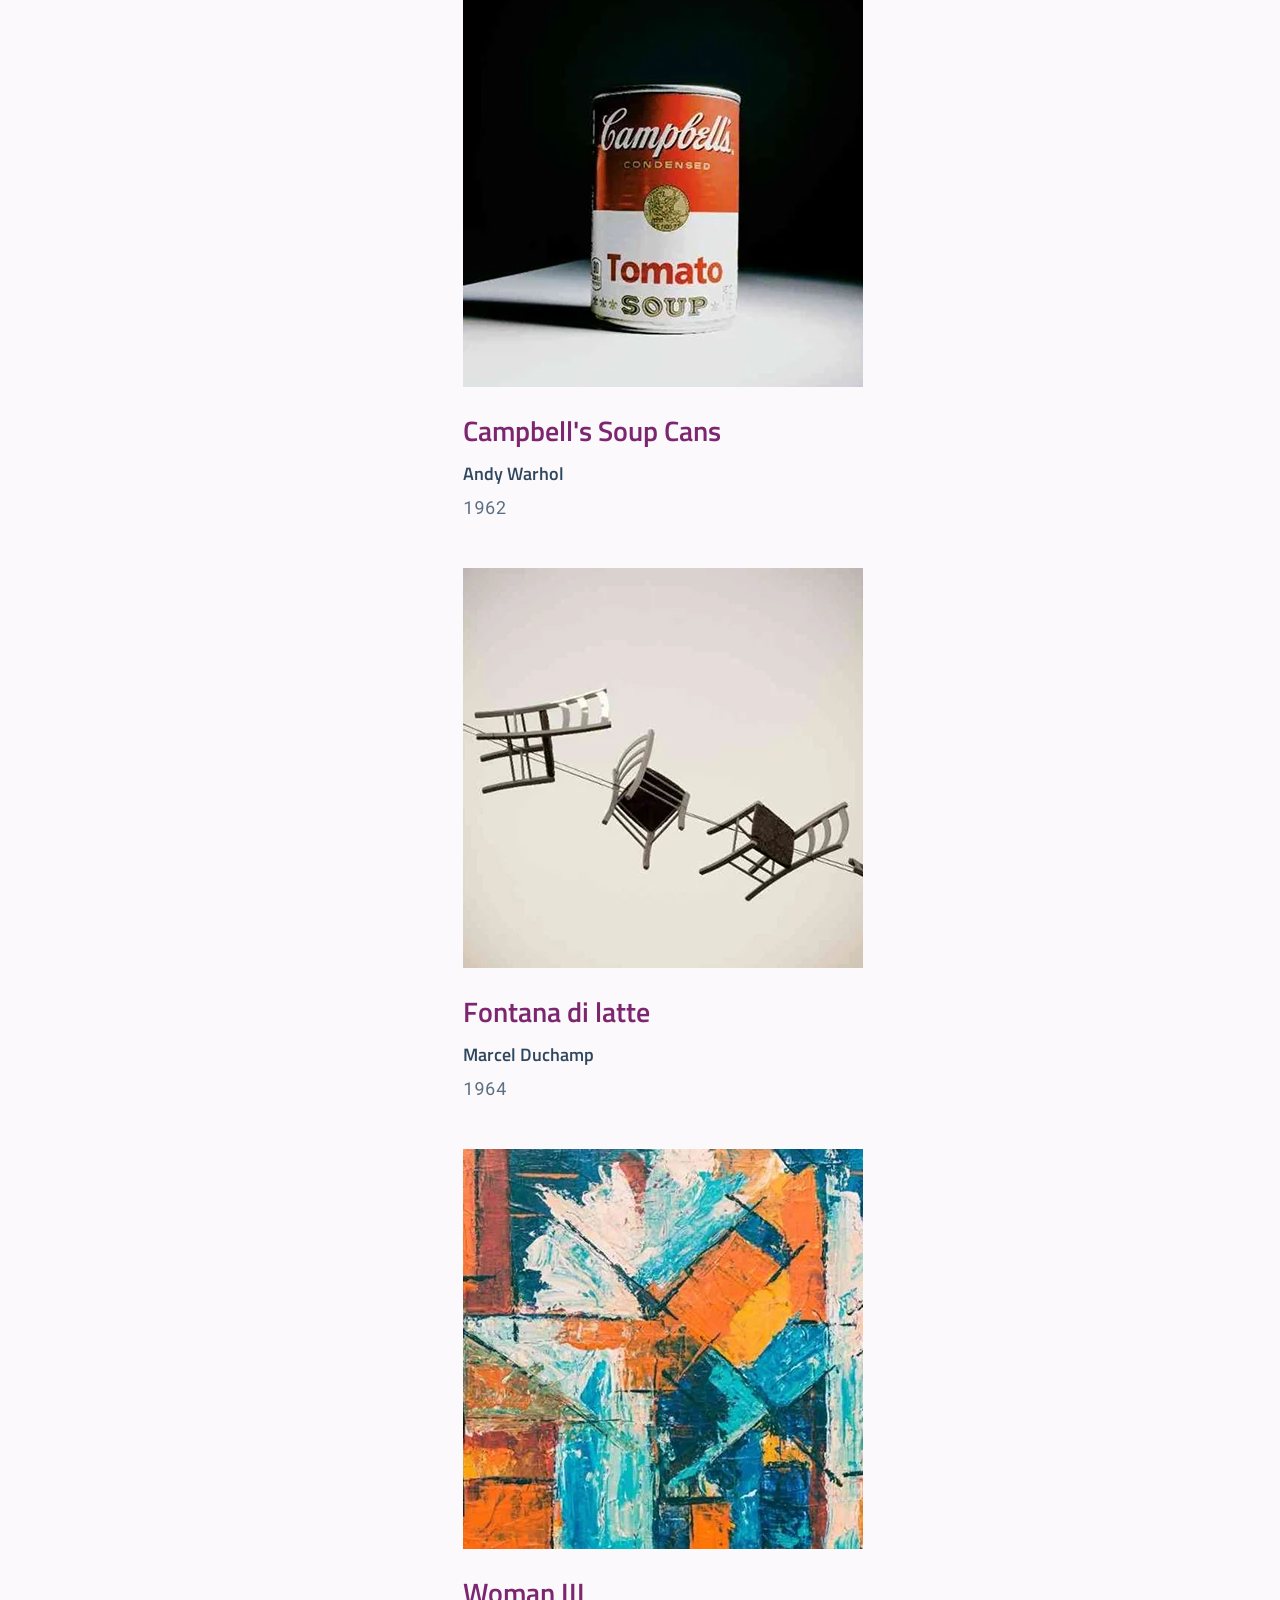
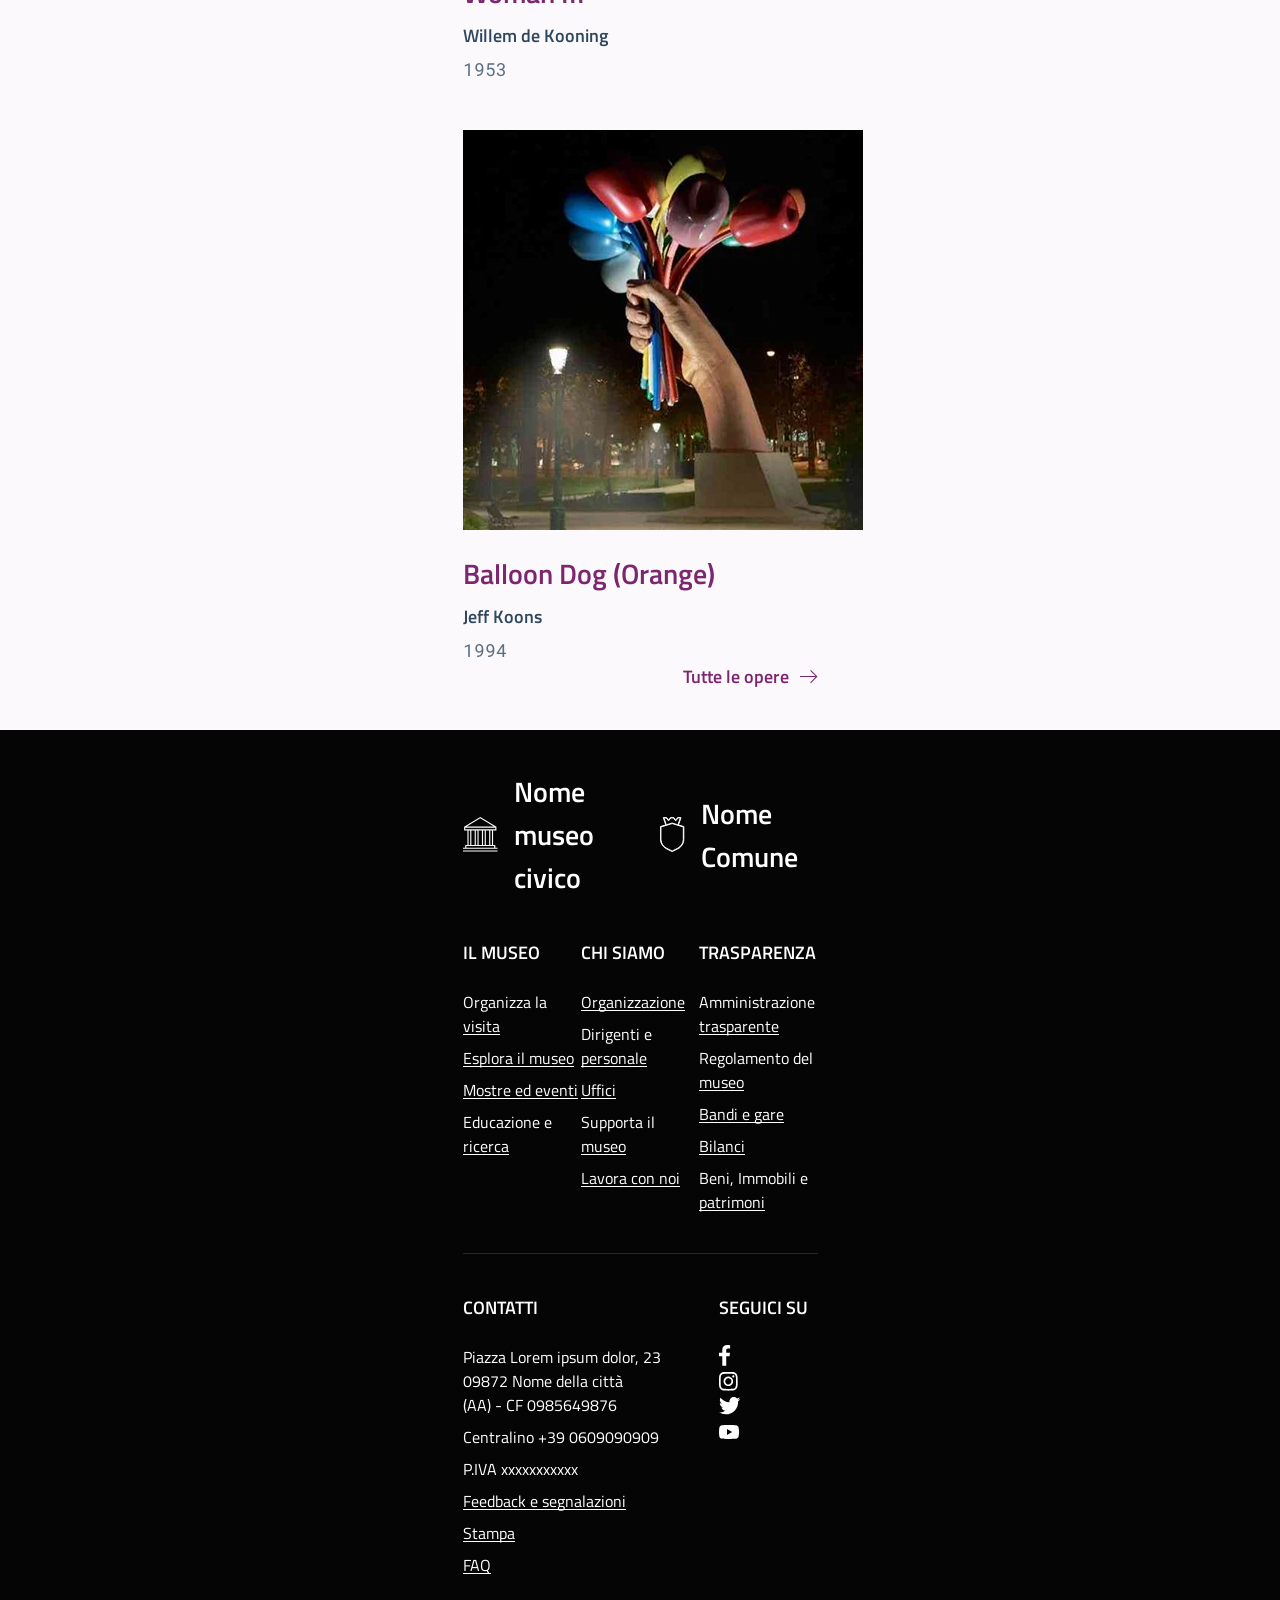
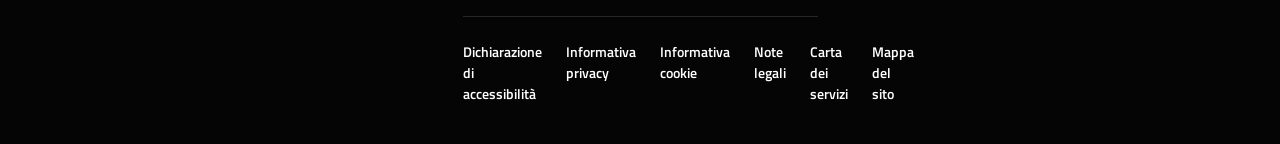
<file: exhibitions.html>
<!doctype html>
<html lang="it">
  <head>
    <meta charset="UTF-8" />
    <meta name="viewport" content="width=device-width, initial-scale=1.0" />
    <title>Musei Civici</title>
    <link rel="preconnect" href="https://fonts.googleapis.com" />
    <link rel="preconnect" href="https://fonts.gstatic.com" crossorigin />
    <link
      href="https://fonts.googleapis.com/css2?family=Titillium+Web:ital,wght@0,200;0,300;0,400;0,600;0,700;0,900;1,200;1,300;1,400;1,600;1,700&display=swap"
      rel="stylesheet"
    />
    <link
      href="https://fonts.googleapis.com/css2?family=Lora:ital,wght@0,400..700;1,400..700&display=swap"
      rel="stylesheet"
    />
    <link
      href="https://fonts.googleapis.com/css2?family=Roboto+Mono:ital,wght@0,100..700;1,100..700&display=swap"
      rel="stylesheet"
    />
    <link rel="stylesheet" href="css/style.css" />
  </head>

  <body>
    <header class="header">
      <div class="topbar">
        <div class="topbar-container">
          <h1 class="topbar-container__text">Nome ente riferimento</h1>
          <button class="topbar-container__ITA">
            <h2>ITA</h2>
            <img src="assets/arrow_while.svg" alt="shape" />
          </button>
        </div>
      </div>

      <div class="header-main container">
        <div class="header-main__inf">
          <div class="logo">
            <img src="assets/logo-icon.svg" alt="logo-icon" />
            <div class="logo__name">
              <h2>MAC</h2>
              <p>Museo Arte Contemporanea</p>
            </div>
          </div>

          <div class="media">
            <div class="media__icons">
              <p>Seguici su</p>
              <img
                class="media__icon"
                src="assets/facebook-icon.svg"
                alt="facebook-icon"
              />
              <img
                class="media__icon"
                src="assets/instogram-icon.svg"
                alt="instogram-icon"
              />
              <img
                class="media__icon"
                src="assets/twiter-icon.svg"
                alt="twiter-icon"
              />
            </div>
            <div class="media__search">
              <p>Cerca</p>
              <div class="media__search__block">
                <img src="assets/search.svg" alt="search" />
              </div>
            </div>
          </div>
        </div>

        <div class="header-main__nav">
          <nav class="nav-menu">
            <div class="nav-menu__item">
              <a href="index.html" class="btn">
                Главная
                <img src="assets/arrow_bleak.svg" alt="arrow_bleak" />
              </a>
            </div>
            <div class="nav-menu__item">
              <a href="exhibitions.html" class="btn">
                Экспозиции
                <img src="assets/arrow_bleak.svg" alt="arrow_bleak"
              /></a>
            </div>
            <div class="nav-menu__item">
              <a href="events.html" class="btn">
                События
                <img src="assets/arrow_bleak.svg" alt="arrow_bleak" />
              </a>
            </div>
            <div class="nav-menu__item">
              <a href="visit.html" class="btn">
                Посещение
                <img src="assets/arrow_bleak.svg" alt="arrow_bleak" />
              </a>
            </div>
          </nav>
          <button class="nav-menu__button">Acquista biglietti</button>
        </div>
      </div>
    </header>


    <section class="yourself">
      <div class="container">
        <h2 class="yourself__title">Immergiti nel museo</h2>

        <div class="yourself__grid-container">
          <article class="yourself__item">
            <img
              class="yourself__img"
              src="assets/img/yourself1.webp"
              alt="yourself1"
            />
            <h3 class="yourself__textName">La persistenza della memoria</h3>
            <h4 class="yourself__auter">Salvador Dalí</h4>
            <span class="yourself__year">1931</span>
          </article>

          <article class="yourself__item">
            <img
              class="yourself__img"
              src="assets/img/yourself2.webp"
              alt="yourself2"
            />
            <h3 class="yourself__textName">Natura morta con pollo</h3>
            <h4 class="yourself__auter">Pablo Picasso</h4>
            <span class="yourself__year">1931</span>
          </article>

          <article class="yourself__item">
            <img
              class="yourself__img"
              src="assets/img/yourself3.webp"
              alt="yourself3"
            />
            <h3 class="yourself__textName">Campbell's Soup Cans</h3>
            <h4 class="yourself__auter">Andy Warhol</h4>
            <span class="yourself__year">1962</span>
          </article>

          <article class="yourself__item">
            <img
              class="yourself__img"
              src="assets/img/yourself4.webp"
              alt="yourself4"
            />
            <h3 class="yourself__textName">Fontana di latte</h3>
            <h4 class="yourself__auter">Marcel Duchamp</h4>
            <span class="yourself__year">1964</span>
          </article>

          <article class="yourself__item">
            <img
              class="yourself__img"
              src="assets/img/yourself5.webp"
              alt="yourself5"
            />
            <h3 class="yourself__textName">Woman III</h3>
            <h4 class="yourself__auter">Willem de Kooning</h4>
            <span class="yourself__year">1953</span>
          </article>

          <article class="yourself__item">
            <img
              class="yourself__img"
              src="assets/img/yourself6.webp"
              alt="yourself6"
            />
            <h3 class="yourself__textName">Balloon Dog (Orange)</h3>
            <h4 class="yourself__auter">Jeff Koons</h4>
            <span class="yourself__year">1994</span>
          </article>
        </div>
        <a class="yourself_a" href="">
          Tutte le opere
          <img src="assets/arrow_pink.svg" alt="arrow_pink" />
        </a>
      </div>
    </section>

    <footer class="footer">
      <div class="container">
        <div class="footer__logoName">
          <div class="footer__mueso">
            <img src="/assets/logo-icon_while.svg" alt="logo-icon_while" />
            <h2 class="footer__logoName-text">Nome museo civico</h2>
          </div>
          <div class="footer__mueso">
            <img src="/assets/sup-icon.svg" alt="sup-icon" />
            <h2 class="footer__logoName-text">Nome Comune</h2>
          </div>
        </div>

        <div class="footer__links">
          <div class="footer-links__card">
            <h3 class="footer-links__title">IL MUSEO</h3>
            <div class="footer-links__links">
              <div>
                <a href="" class="footer-links__link">Organizza la visita</a>
              </div>
              <div>
                <a href="" class="footer-links__link">Esplora il museo</a>
              </div>
              <div>
                <a href="" class="footer-links__link">Mostre ed eventi</a>
              </div>
              <div>
                <a href="" class="footer-links__link">Educazione e ricerca</a>
              </div>
            </div>
          </div>

          <div class="footer-links__card">
            <h3 class="footer-links__title">CHI SIAMO</h3>
            <div class="footer-links__links">
              <div>
                <a href="" class="footer-links__link">Organizzazione</a>
              </div>
              <div>
                <a href="" class="footer-links__link">Dirigenti e personale</a>
              </div>
              <div><a href="" class="footer-links__link">Uffici</a></div>
              <div>
                <a href="" class="footer-links__link">Supporta il museo</a>
              </div>
              <div>
                <a href="" class="footer-links__link">Lavora con noi</a>
              </div>
            </div>
          </div>

          <div class="footer-links__card">
            <h3 class="footer-links__title">TRASPARENZA</h3>
            <div class="footer-links__links">
              <div>
                <a href="" class="footer-links__link"
                  >Amministrazione trasparente</a
                >
              </div>
              <div>
                <a href="" class="footer-links__link">Regolamento del museo</a>
              </div>
              <div><a href="" class="footer-links__link">Bandi e gare</a></div>
              <div><a href="" class="footer-links__link">Bilanci</a></div>
              <div>
                <a href="" class="footer-links__link"
                  >Beni, Immobili e patrimoni</a
                >
              </div>
            </div>
          </div>
        </div>

        <div class="footer__contact-and-follow">
          <div class="footer__contact-and-follow__contatti">
            <h3 class="footer__contact-and-follow__title">CONTATTI</h3>
            <h4 class="footer__contact-and-follow__contatti-dec">
              Piazza Lorem ipsum dolor, 23 09872 Nome della città<br />(AA) - CF
              0985649876
            </h4>
            <h4 class="footer__contact-and-follow__contatti-dec">
              Centralino +39 0609090909
            </h4>
            <h4 class="footer__contact-and-follow__contatti-dec">
              P.IVA xxxxxxxxxxx
            </h4>
            <div class="footer__contact-and-follow__contatti-links">
              <div>
                <a href="" class="footer__contact-and-follow__contatti-link"
                  >Feedback e segnalazioni</a
                >
              </div>
              <div>
                <a href="" class="footer__contact-and-follow__contatti-link"
                  >Stampa</a
                >
              </div>
              <div>
                <a href="" class="footer__contact-and-follow__contatti-link"
                  >FAQ</a
                >
              </div>
            </div>
          </div>

          <div class="footer__contact-and-follow__seguci-su">
            <h3 class="footer__contact-and-follow__title">SEGUICI SU</h3>
            <img
              src="/assets/facebooc-icon_while.svg"
              alt="facebooc-icon_while"
            />
            <img
              src="/assets/instogram-icon_while.svg"
              alt="instogram-icon_while"
            />
            <img src="/assets/twiter-icon_while.svg" alt="twiter-icon_while" />
            <img
              src="/assets/youtuber-icon-while.svg"
              alt="youtuber-icon-while"
            />
          </div>
        </div>

        <div class="footer__faq">
          <h3 class="footer__faq__text">Dichiarazione di accessibilità</h3>
          <h3 class="footer__faq__text">Informativa privacy</h3>
          <h3 class="footer__faq__text">Informativa cookie</h3>
          <h3 class="footer__faq__text">Note legali</h3>
          <h3 class="footer__faq__text">Carta dei servizi</h3>
          <h3 class="footer__faq__text">Mappa del sito</h3>
        </div>
      </div>
    </footer>
  </body>
</html>
</file>
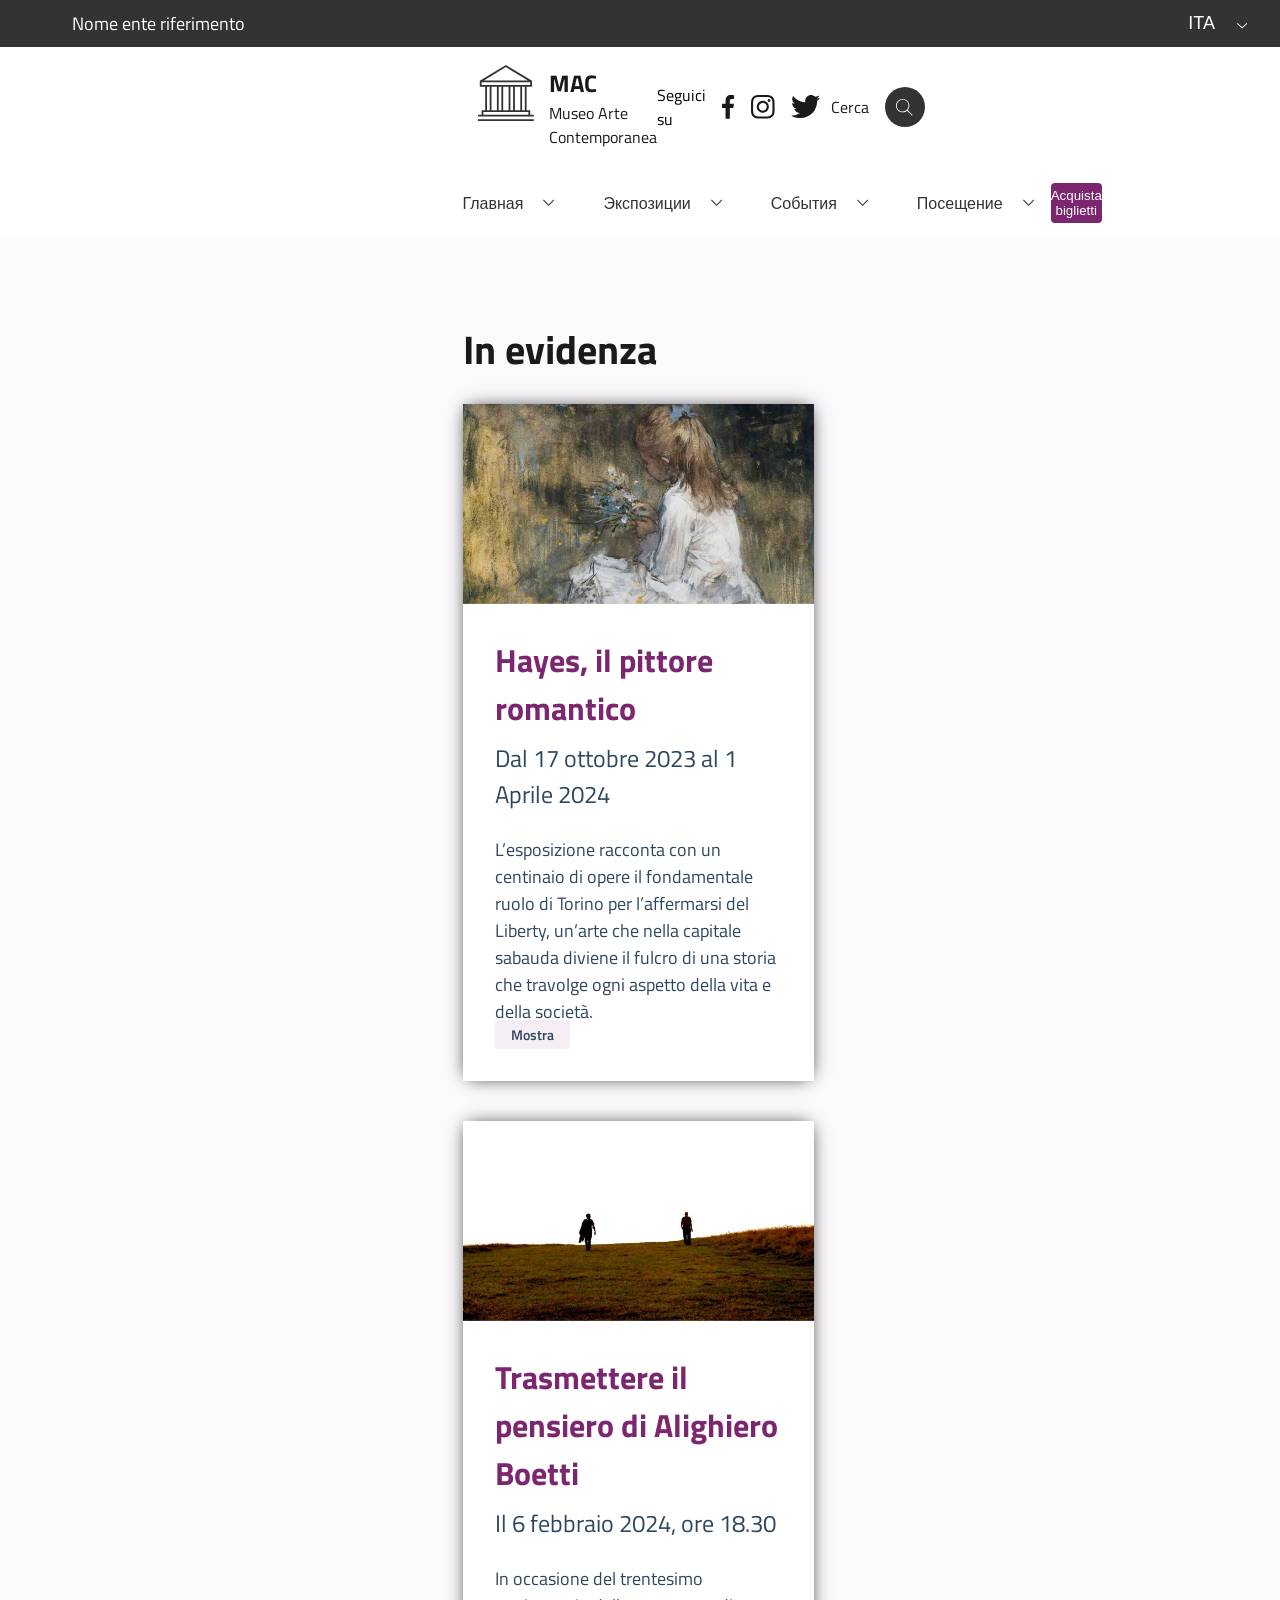
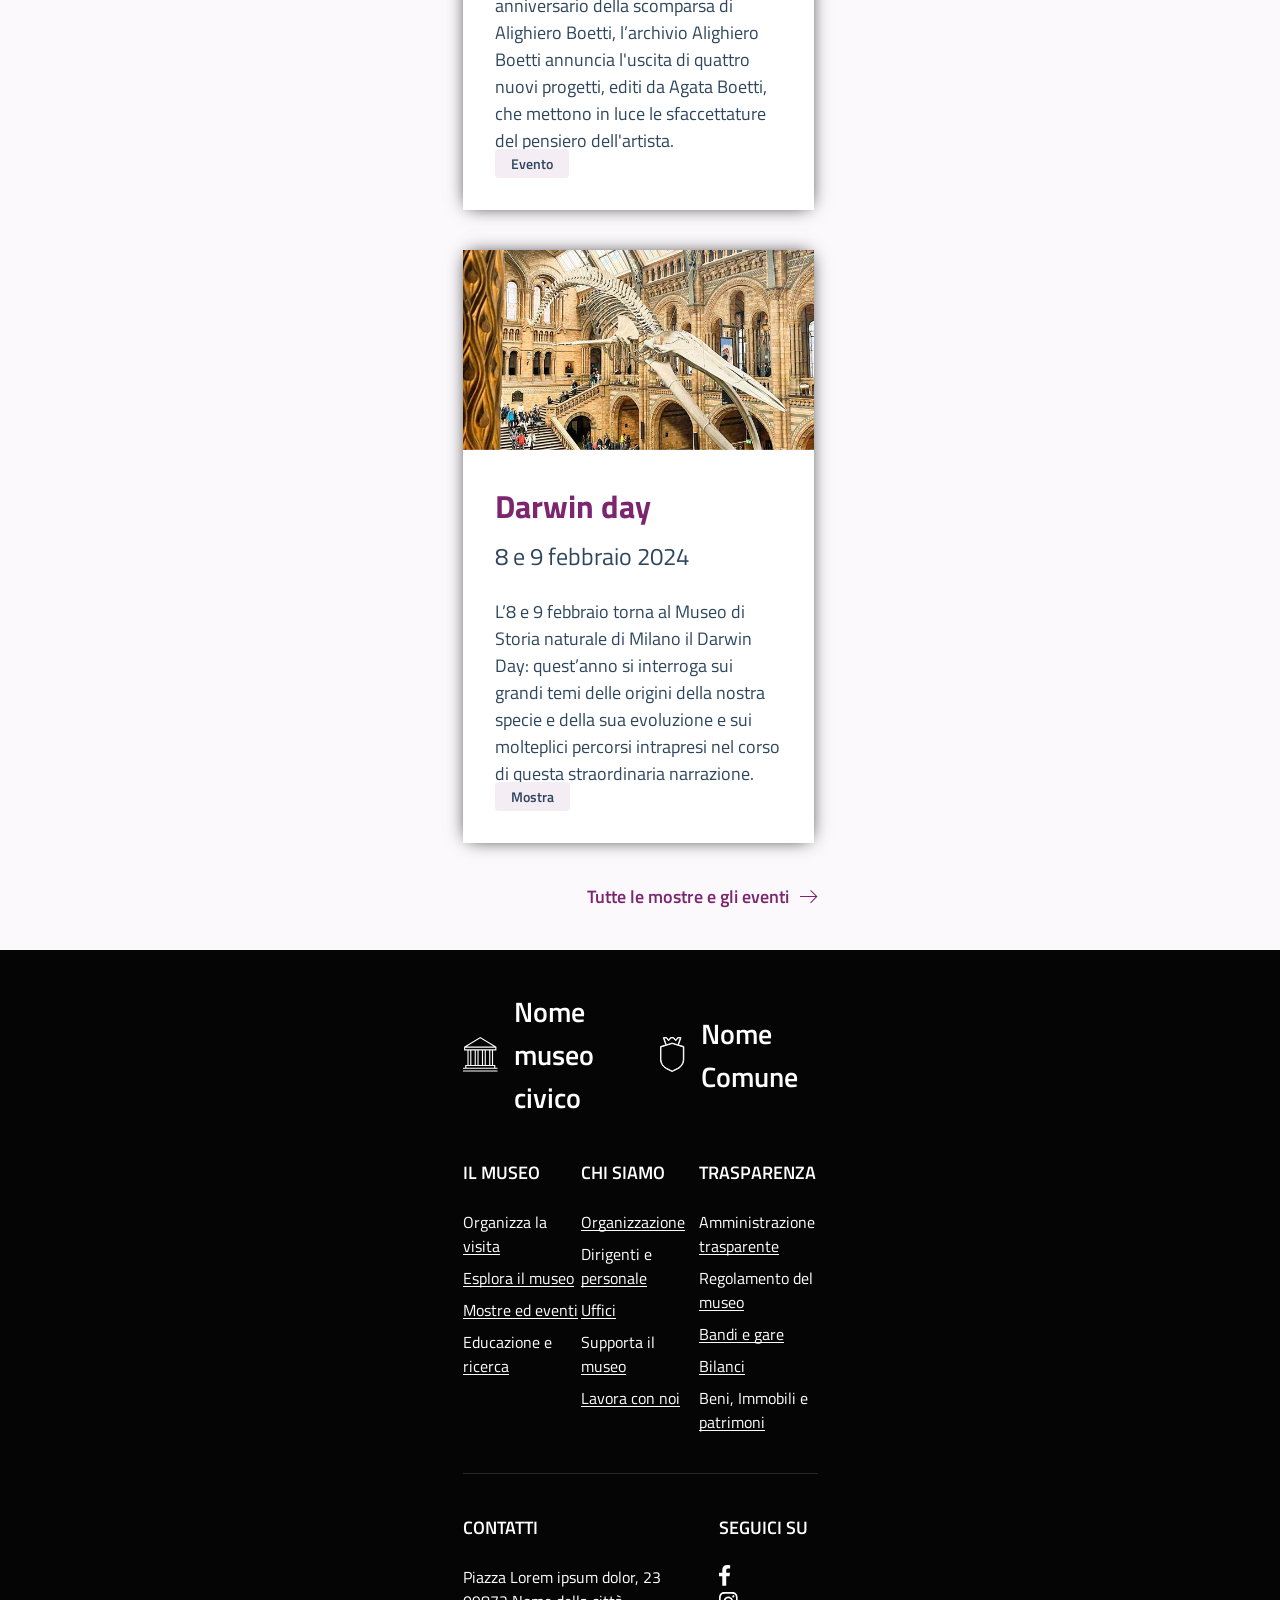
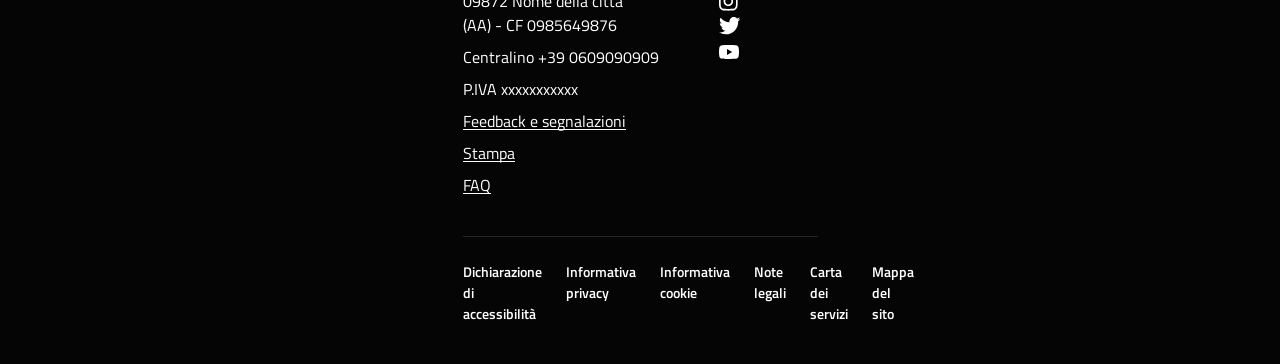
<file: visit.html>
<!doctype html>
<html lang="it">
  <head>
    <meta charset="UTF-8" />
    <meta name="viewport" content="width=device-width, initial-scale=1.0" />
    <title>Musei Civici</title>
    <link rel="preconnect" href="https://fonts.googleapis.com" />
    <link rel="preconnect" href="https://fonts.gstatic.com" crossorigin />
    <link
      href="https://fonts.googleapis.com/css2?family=Titillium+Web:ital,wght@0,200;0,300;0,400;0,600;0,700;0,900;1,200;1,300;1,400;1,600;1,700&display=swap"
      rel="stylesheet"
    />
    <link
      href="https://fonts.googleapis.com/css2?family=Lora:ital,wght@0,400..700;1,400..700&display=swap"
      rel="stylesheet"
    />
    <link
      href="https://fonts.googleapis.com/css2?family=Roboto+Mono:ital,wght@0,100..700;1,100..700&display=swap"
      rel="stylesheet"
    />
    <link rel="stylesheet" href="css/style.css" />
  </head>

  <body>
    <header class="header">
      <div class="topbar">
        <div class="topbar-container">
          <h1 class="topbar-container__text">Nome ente riferimento</h1>
          <button class="topbar-container__ITA">
            <h2>ITA</h2>
            <img src="assets/arrow_while.svg" alt="shape" />
          </button>
        </div>
      </div>

      <div class="header-main container">
        <div class="header-main__inf">
          <div class="logo">
            <img src="assets/logo-icon.svg" alt="logo-icon" />
            <div class="logo__name">
              <h2>MAC</h2>
              <p>Museo Arte Contemporanea</p>
            </div>
          </div>

          <div class="media">
            <div class="media__icons">
              <p>Seguici su</p>
              <img
                class="media__icon"
                src="assets/facebook-icon.svg"
                alt="facebook-icon"
              />
              <img
                class="media__icon"
                src="assets/instogram-icon.svg"
                alt="instogram-icon"
              />
              <img
                class="media__icon"
                src="assets/twiter-icon.svg"
                alt="twiter-icon"
              />
            </div>
            <div class="media__search">
              <p>Cerca</p>
              <div class="media__search__block">
                <img src="assets/search.svg" alt="search" />
              </div>
            </div>
          </div>
        </div>

        <div class="header-main__nav">
          <nav class="nav-menu">
            <div class="nav-menu__item">
              <a href="index.html" class="btn">
                Главная
                <img src="assets/arrow_bleak.svg" alt="arrow_bleak" />
              </a>
            </div>
            <div class="nav-menu__item">
              <a href="exhibitions.html" class="btn">
                Экспозиции
                <img src="assets/arrow_bleak.svg" alt="arrow_bleak"
              /></a>
            </div>
            <div class="nav-menu__item">
              <a href="events.html" class="btn">
                События
                <img src="assets/arrow_bleak.svg" alt="arrow_bleak" />
              </a>
            </div>
            <div class="nav-menu__item">
              <a href="visit.html" class="btn">
                Посещение
                <img src="assets/arrow_bleak.svg" alt="arrow_bleak" />
              </a>
            </div>
          </nav>
          <button class="nav-menu__button">Acquista biglietti</button>
        </div>
      </div>
    </header>

    <section class="featured">
      <div class="container">
        <h2 class="featured__title">In evidenza</h2>

        <article class="featured__item">
          <img
            class="featured__img"
            src="assets/img/featured1.webp"
            alt="featured1"
          />

          <div class="featured__inf">
            <h3>Hayes, il pittore romantico</h3>
            <h4>Dal 17 ottobre 2023 al 1 Aprile 2024</h4>
            <p>
              L’esposizione racconta con un centinaio di opere il fondamentale
              ruolo di Torino per l’affermarsi del Liberty, un’arte che nella
              capitale sabauda diviene il fulcro di una storia che travolge ogni
              aspetto della vita e della società.
            </p>
            <span>Mostra</span>
          </div>
        </article>

        <article class="featured__item">
          <img
            class="featured__img"
            src="assets/img/featured2.webp"
            alt="featured2"
          />

          <div class="featured__inf">
            <h3>Trasmettere il pensiero di Alighiero Boetti</h3>
            <h4>Il 6 febbraio 2024, ore 18.30</h4>
            <p>
              In occasione del trentesimo anniversario della scomparsa di
              Alighiero Boetti, l’archivio Alighiero Boetti annuncia l'uscita di
              quattro nuovi progetti, editi da Agata Boetti, che mettono in luce
              le sfaccettature del pensiero dell'artista.
            </p>
            <span>Evento</span>
          </div>
        </article>

        <article class="featured__item">
          <img
            class="featured__img"
            src="assets/img/featured3.webp"
            alt="featured3"
          />

          <div class="featured__inf">
            <h3>Darwin day</h3>
            <h4>8 e 9 febbraio 2024</h4>
            <p>
              L’8 e 9 febbraio torna al Museo di Storia naturale di Milano il
              Darwin Day: quest’anno si interroga sui grandi temi delle origini
              della nostra specie e della sua evoluzione e sui molteplici
              percorsi intrapresi nel corso di questa straordinaria narrazione.
            </p>
            <span>Mostra</span>
          </div>
        </article>
        <a class="featured__title_a" href="">
          Tutte le mostre e gli eventi
          <img src="assets/arrow_pink.svg" alt="arrow_pink" />
        </a>
      </div>
    </section>

    <footer class="footer">
      <div class="container">
        <div class="footer__logoName">
          <div class="footer__mueso">
            <img src="/assets/logo-icon_while.svg" alt="logo-icon_while" />
            <h2 class="footer__logoName-text">Nome museo civico</h2>
          </div>
          <div class="footer__mueso">
            <img src="/assets/sup-icon.svg" alt="sup-icon" />
            <h2 class="footer__logoName-text">Nome Comune</h2>
          </div>
        </div>

        <div class="footer__links">
          <div class="footer-links__card">
            <h3 class="footer-links__title">IL MUSEO</h3>
            <div class="footer-links__links">
              <div>
                <a href="" class="footer-links__link">Organizza la visita</a>
              </div>
              <div>
                <a href="" class="footer-links__link">Esplora il museo</a>
              </div>
              <div>
                <a href="" class="footer-links__link">Mostre ed eventi</a>
              </div>
              <div>
                <a href="" class="footer-links__link">Educazione e ricerca</a>
              </div>
            </div>
          </div>

          <div class="footer-links__card">
            <h3 class="footer-links__title">CHI SIAMO</h3>
            <div class="footer-links__links">
              <div>
                <a href="" class="footer-links__link">Organizzazione</a>
              </div>
              <div>
                <a href="" class="footer-links__link">Dirigenti e personale</a>
              </div>
              <div><a href="" class="footer-links__link">Uffici</a></div>
              <div>
                <a href="" class="footer-links__link">Supporta il museo</a>
              </div>
              <div>
                <a href="" class="footer-links__link">Lavora con noi</a>
              </div>
            </div>
          </div>

          <div class="footer-links__card">
            <h3 class="footer-links__title">TRASPARENZA</h3>
            <div class="footer-links__links">
              <div>
                <a href="" class="footer-links__link"
                  >Amministrazione trasparente</a
                >
              </div>
              <div>
                <a href="" class="footer-links__link">Regolamento del museo</a>
              </div>
              <div><a href="" class="footer-links__link">Bandi e gare</a></div>
              <div><a href="" class="footer-links__link">Bilanci</a></div>
              <div>
                <a href="" class="footer-links__link"
                  >Beni, Immobili e patrimoni</a
                >
              </div>
            </div>
          </div>
        </div>

        <div class="footer__contact-and-follow">
          <div class="footer__contact-and-follow__contatti">
            <h3 class="footer__contact-and-follow__title">CONTATTI</h3>
            <h4 class="footer__contact-and-follow__contatti-dec">
              Piazza Lorem ipsum dolor, 23 09872 Nome della città<br />(AA) - CF
              0985649876
            </h4>
            <h4 class="footer__contact-and-follow__contatti-dec">
              Centralino +39 0609090909
            </h4>
            <h4 class="footer__contact-and-follow__contatti-dec">
              P.IVA xxxxxxxxxxx
            </h4>
            <div class="footer__contact-and-follow__contatti-links">
              <div>
                <a href="" class="footer__contact-and-follow__contatti-link"
                  >Feedback e segnalazioni</a
                >
              </div>
              <div>
                <a href="" class="footer__contact-and-follow__contatti-link"
                  >Stampa</a
                >
              </div>
              <div>
                <a href="" class="footer__contact-and-follow__contatti-link"
                  >FAQ</a
                >
              </div>
            </div>
          </div>

          <div class="footer__contact-and-follow__seguci-su">
            <h3 class="footer__contact-and-follow__title">SEGUICI SU</h3>
            <img
              src="/assets/facebooc-icon_while.svg"
              alt="facebooc-icon_while"
            />
            <img
              src="/assets/instogram-icon_while.svg"
              alt="instogram-icon_while"
            />
            <img src="/assets/twiter-icon_while.svg" alt="twiter-icon_while" />
            <img
              src="/assets/youtuber-icon-while.svg"
              alt="youtuber-icon-while"
            />
          </div>
        </div>

        <div class="footer__faq">
          <h3 class="footer__faq__text">Dichiarazione di accessibilità</h3>
          <h3 class="footer__faq__text">Informativa privacy</h3>
          <h3 class="footer__faq__text">Informativa cookie</h3>
          <h3 class="footer__faq__text">Note legali</h3>
          <h3 class="footer__faq__text">Carta dei servizi</h3>
          <h3 class="footer__faq__text">Mappa del sito</h3>
        </div>
      </div>
    </footer>
  </body>
</html>
</file>
<file: css/style.css>
@import "base.css";
@import "color.css";
@import "header.css";
@import "hero.css";
@import "events.css";
@import "featured.css";
@import "yourself.css";
@import "news.css";
@import "input.css";
@import "fromMedia.css";
@import "want-to-support.css";
@import "stars.css";
@import "footer.css";
</file>
